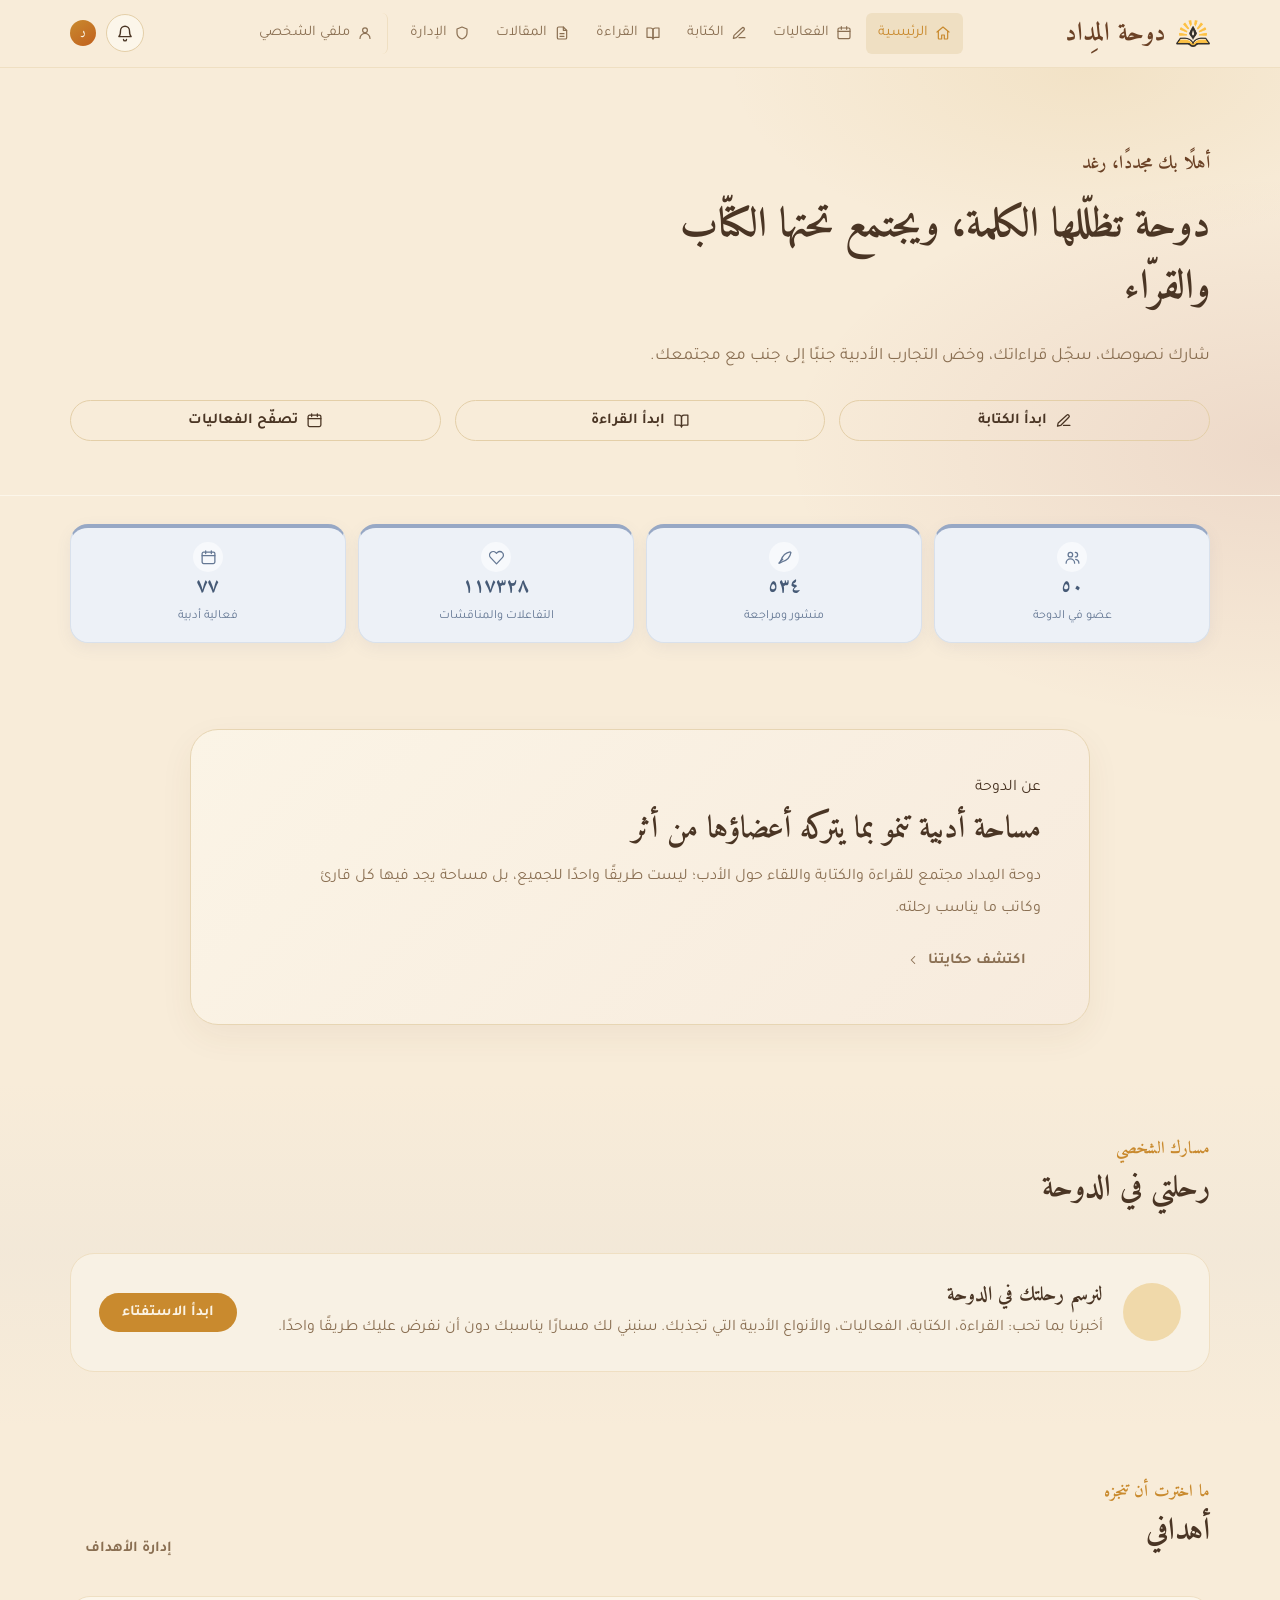
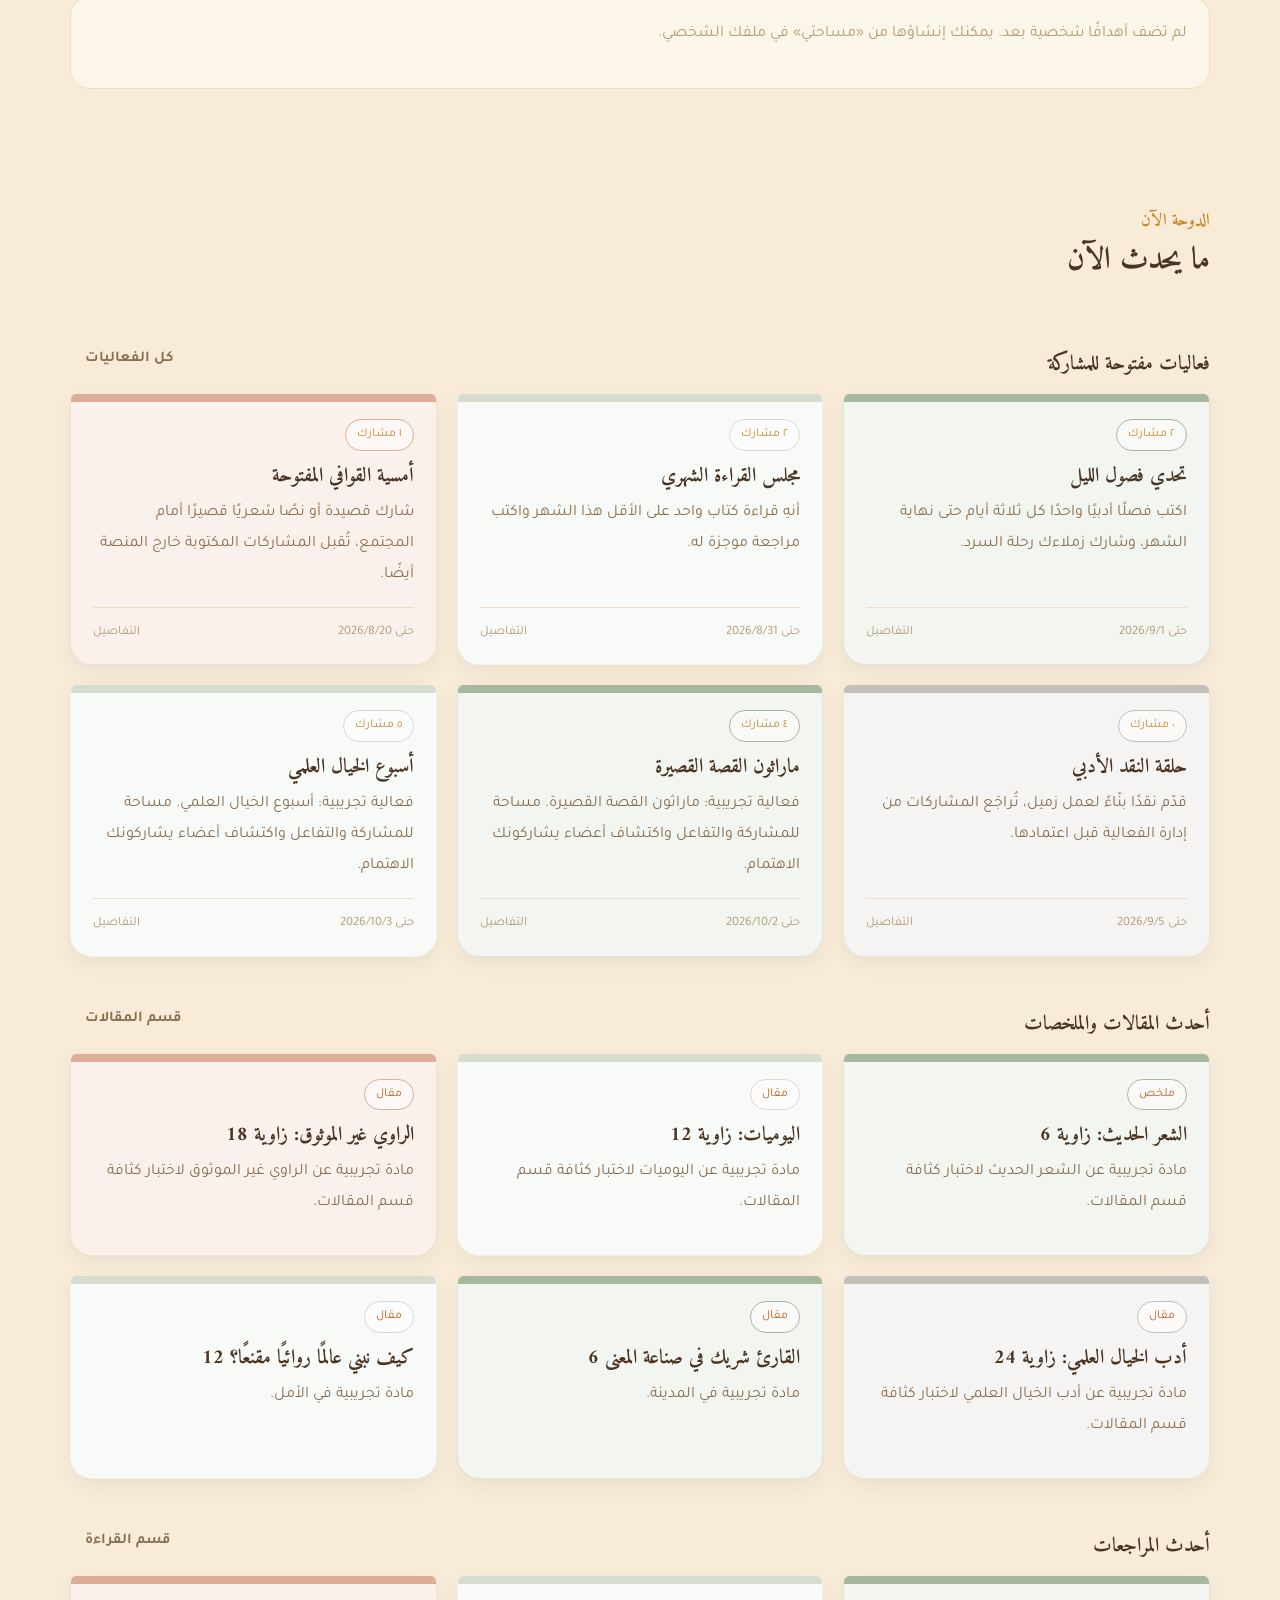
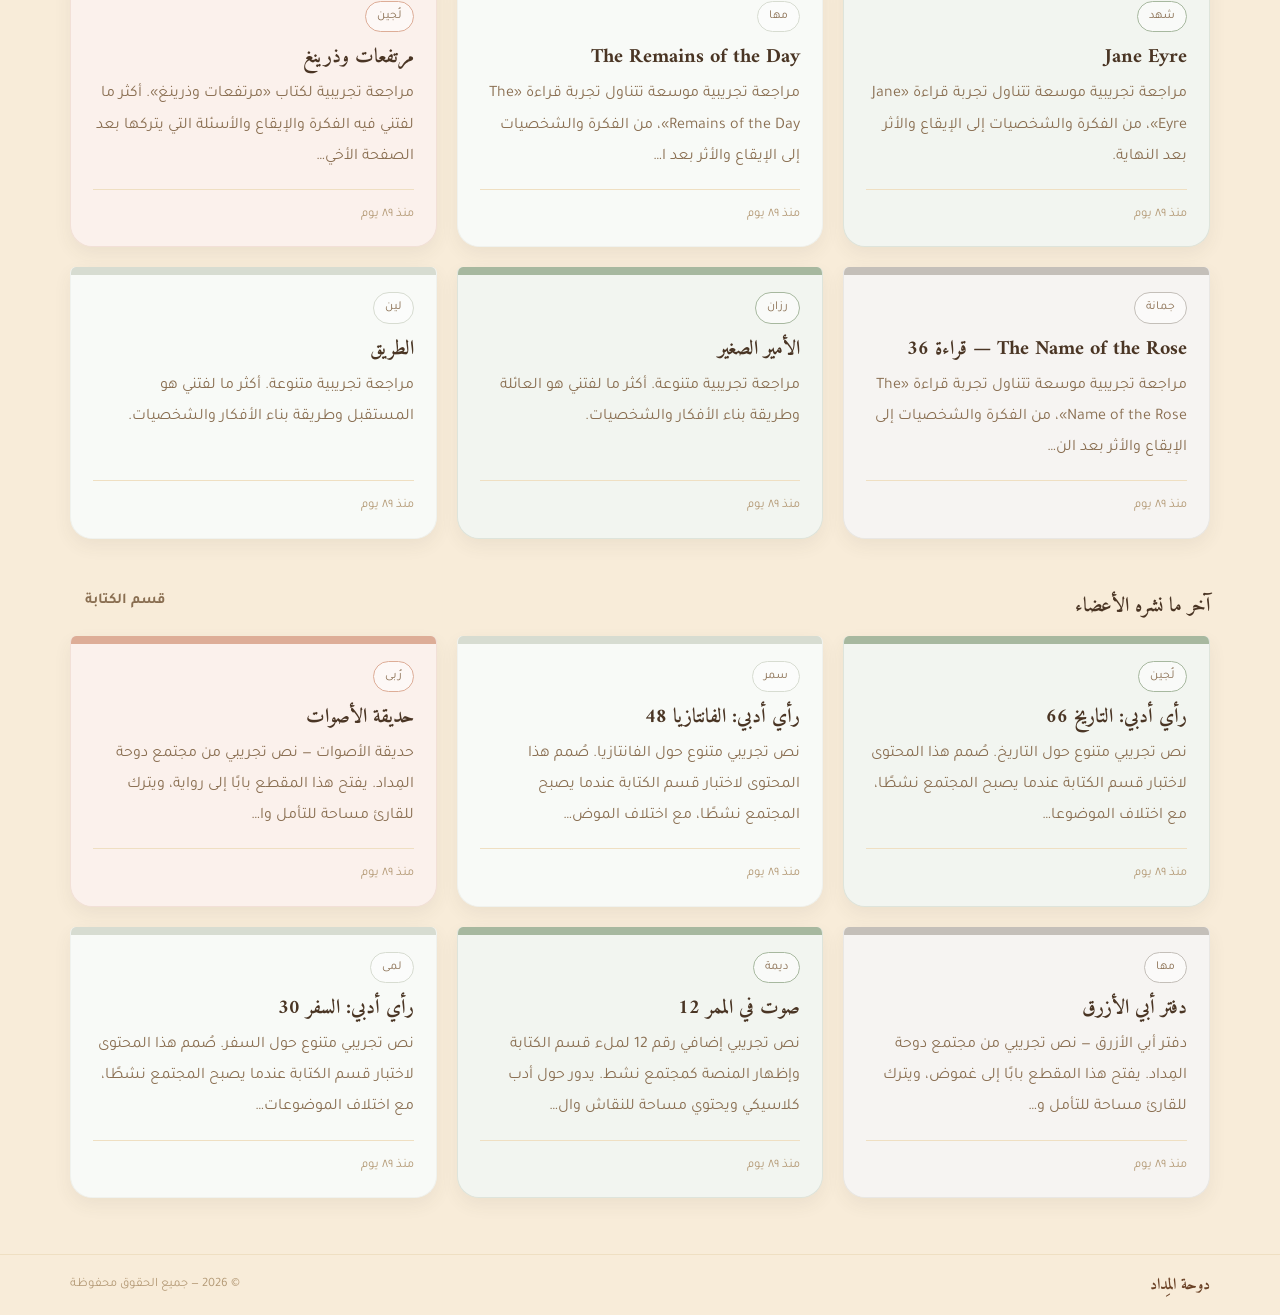
<file: index.html>
<!DOCTYPE html>
<html lang="ar" dir="rtl">
<head>
<meta charset="UTF-8">
<meta name="viewport" content="width=device-width, initial-scale=1.0">
<title>دوحة المِداد — منصة المجتمع الأدبي</title>
<meta name="description" content="دوحة المِداد: منصة تفاعلية للكتّاب والقرّاء — فعاليات أدبية، شعلة حماسة، أوسمة، ولوحة متصدرين.">

<link rel="preconnect" href="https://fonts.googleapis.com">
<link rel="preconnect" href="https://fonts.gstatic.com" crossorigin>
<link href="https://fonts.googleapis.com/css2?family=Aref+Ruqaa+Ink:wght@400;700&family=Noto+Naskh+Arabic:wght@500;600;700&family=Amiri:wght@400;700&family=Tajawal:wght@300;400;500;700;800&display=swap" rel="stylesheet">

<link rel="icon" type="image/png" sizes="192x192" href="img/icon-192.png?v=35">
<link rel="apple-touch-icon" sizes="180x180" href="img/apple-touch-icon.png?v=35">
<link rel="manifest" href="manifest.webmanifest?v=35">
<meta name="theme-color" content="#F6E7CF">

<link rel="stylesheet" href="css/main.css?v=21">
<link rel="stylesheet" href="css/components.css?v=24">
  <link rel="stylesheet" href="css/pages.css?v=60">
</head>
<body>

<div id="ink-drop-loader" aria-hidden="true"><span></span></div>

<div id="app-header"></div>

<main id="app-root" tabindex="-1"></main>

<div id="app-footer"></div>

<div id="modal-root"></div>
<div id="toast-root" class="toast-root" aria-live="polite"></div>

  <script type="module" src="js/app.js?v=69"></script>
</body>
</html>
</file>
<file: css/main.css>
/* =========================================================
   دوحة المداد — main.css
   التصميم الأساسي: الألوان، الخطوط، الشبكة، التجاوب
   ========================================================= */

:root{
  /* -- لوحة الألوان: دوحة دافئة (كريمي، بنّي، ذهبي) --
     أسماء المتغيرات (ink/paper/gold...) أُبقيت كما هي لتفادي
     إعادة كتابة كل ملفات CSS/JS، لكن قيمها الآن تمثّل الهوية
     الدافئة الجديدة بدل هوية الحبر الداكن السابقة. */
  --ink-950:#FBF3E4;   /* خلفية الصفحة (الأفتح) */
  --ink-900:#F8ECD9;   /* خلفية عامة */
  --ink-800:#FCF6EA;   /* خلفية البطاقات */
  --ink-700:#EFDFC2;   /* حدود وفواصل */
  --ink-600:#E4CFA8;   /* حدود أغمق قليلاً */
  --ink-500:#C9A96F;   /* عناصر ثانوية */

  --paper:#4A3524;      /* النص الأساسي (بنّي غامق) */
  --paper-dim:#8A6F52;   /* نص ثانوي */
  --paper-faint:#B49A76;  /* نص خافت */

  --gold:#C98A2E;
  --gold-soft:#A9782F;
  --ember:#C1601E;
  --ember-soft:#8F4A1D;
  --wine:#8C3B2F;
  --sage:#71875A;

  --radius-sm:6px;
  --radius-md:12px;
  --radius-lg:20px;

  --shadow-1:0 2px 10px rgba(74,53,36,.10);
  --shadow-2:0 14px 34px rgba(74,53,36,.16);

  --font-display:"Noto Naskh Arabic", serif;
  --font-brand:"Amiri", "Noto Naskh Arabic", serif;
  --font-logo:"Aref Ruqaa Ink", "Amiri", serif;
  --font-accent:"Amiri", "Noto Naskh Arabic", serif;
  --font-body:"Tajawal", sans-serif;

  --header-h:68px;
  --container:1180px;

  /* -- ألوان تمييز إضافية مستوحاة من لوحات دافئة (بدرجة خفيفة، لبطاقات الإحصائيات وأشرطة الفعاليات) -- */
  --accent-olive:#B7B190;
  --accent-tan:#D3AA88;
  --accent-rust:#C68D7E;
  --accent-slate:#A9B7B7;
  --olive-light:#F7F4EC;
  --olive-mid:#EAE3D0;
  --olive-deep:#9B9376;
  --sky-light:#EEF8FD;
  --sky-mid:#D4EAF5;
  --sky-deep:#8DB8D0;

  color-scheme: light;
}

*,*::before,*::after{ box-sizing:border-box; }

html{ scroll-behavior:smooth; }

body{
  margin:0;
  min-height:100vh;
  background:
    radial-gradient(1200px 600px at 15% -10%, rgba(200,155,60,.08), transparent 60%),
    radial-gradient(900px 500px at 100% 10%, rgba(140,47,57,.10), transparent 55%),
    var(--ink-900);
  color:var(--paper);
  font-family:var(--font-body);
  font-weight:400;
  line-height:1.75;
  -webkit-font-smoothing:antialiased;
}

h1,h2,h3,h4{
  font-family:var(--font-display);
  color:var(--paper);
  margin:0 0 .5em;
  line-height:1.35;
  font-weight:700;
  display:flex; align-items:center; gap:10px;
}
h1,h2,h3{ font-family:"Amiri", "Noto Naskh Arabic", serif !important; }
h1,h2{ font-weight:700 !important; }
h1{ font-size:clamp(1.9rem, 3.2vw, 2.9rem); }
h2{ font-size:clamp(1.5rem, 2.4vw, 2.1rem); }
h3{ font-size:1.25rem; }
h3{ display:block; }
.heading-icon{ color:var(--gold); flex-shrink:0; }
p{ margin:0 0 1em; color:var(--paper-dim); line-height:1.95; }

a{ color:var(--gold); text-decoration:none; }
a:hover{ color:var(--paper); }

ul{ margin:0; padding:0; list-style:none; }

img{ max-width:100%; display:block; }

button{ font-family:inherit; }

/* -- إتاحة الوصول: تركيز لوحة المفاتيح -- */
:focus-visible{
  outline:2px solid var(--gold);
  outline-offset:3px;
  border-radius:4px;
}

@media (prefers-reduced-motion: reduce){
  *,*::before,*::after{
    animation-duration:.001ms !important;
    animation-iteration-count:1 !important;
    transition-duration:.001ms !important;
    scroll-behavior:auto !important;
  }
}

/* -- الحاوية العامة -- */
.container{
  width:100%;
  max-width:var(--container);
  margin:0 auto;
  padding:0 20px;
}

.section{ padding:56px 0; }
.section--tight{ padding:32px 0; }

.section-head{
  display:flex;
  align-items:flex-end;
  justify-content:space-between;
  gap:16px;
  margin-bottom:28px;
  flex-wrap:wrap;
}
.section-head .eyebrow{
  display:block;
  font-family:var(--font-accent);
  font-weight:600;
  color:var(--gold);
  font-size:1.05rem;
  letter-spacing:.01em;
  margin-bottom:4px;
}

.text-center{ text-align:center; }
.text-muted{ color:var(--paper-faint); }

/* -- شعلة تحميل الحبر -- */
#ink-drop-loader{
  position:fixed; inset:0; z-index:9999;
  background:var(--ink-900);
  display:flex; align-items:center; justify-content:center;
  transition:opacity .5s ease, visibility .5s ease;
}
#ink-drop-loader span{
  width:14px; height:14px; border-radius:50%;
  background:var(--gold);
  box-shadow:0 0 24px 6px rgba(200,155,60,.5);
  animation:ink-pulse 1.1s ease-in-out infinite;
}
@keyframes ink-pulse{
  0%,100%{ transform:scale(1); opacity:.6; }
  50%{ transform:scale(2.6); opacity:1; }
}
#ink-drop-loader.hidden{ opacity:0; visibility:hidden; pointer-events:none; }

/* -- المحتوى الرئيسي -- */
#app-root{ min-height:60vh; display:block; }
#app-root:focus{ outline:none; }

/* -- شريط التمرير -- */
::-webkit-scrollbar{ width:10px; }
::-webkit-scrollbar-track{ background:var(--ink-900); }
::-webkit-scrollbar-thumb{ background:var(--ink-600); border-radius:10px; }

/* -- خريطة بقع الحبر (Heatmap) -- التوقيع البصري للمنصة -- */
.ink-heatmap{
  display:grid;
  grid-template-columns:repeat(auto-fill, 13px);
  gap:4px;
  direction:ltr;
}
.ink-heatmap__cell{
  width:13px; height:13px; border-radius:3px;
  background:var(--ink-600);
  transition:transform .15s ease;
}
.ink-heatmap__cell[data-level="1"]{ background:rgba(200,155,60,.28); }
.ink-heatmap__cell[data-level="2"]{ background:rgba(200,155,60,.52); }
.ink-heatmap__cell[data-level="3"]{ background:rgba(200,155,60,.76); }
.ink-heatmap__cell[data-level="4"]{ background:var(--gold); box-shadow:0 0 6px rgba(200,155,60,.6); }
.ink-heatmap__cell:hover{ transform:scale(1.4); }

/* -- خط فاصل مزخرف -- */
.divider{
  height:1px;
  background:linear-gradient(90deg, transparent, var(--ink-600) 20%, var(--ink-600) 80%, transparent);
  margin:40px 0;
  border:0;
}

@media (max-width:720px){
  .section{ padding:36px 0; }
}
</file>
<file: css/components.css>
/* =========================================================
   دوحة المداد — components.css
   الأزرار، البطاقات، النوافذ المنبثقة، الرأس والتذييل
   ========================================================= */
.btn.is-saving{ pointer-events:none; opacity:.68; cursor:wait; }
.btn.is-saving::after{
  content:"";
  width:30px; height:14px; display:inline-block;
  background:
    radial-gradient(circle,currentColor 0 3px,transparent 3.5px) 1px 7px/8px 8px no-repeat,
    radial-gradient(circle,currentColor 0 3px,transparent 3.5px) 11px 7px/8px 8px no-repeat,
    radial-gradient(circle,currentColor 0 3px,transparent 3.5px) 21px 7px/8px 8px no-repeat;
  animation:loading-wave 1.05s ease-in-out infinite;
}
@keyframes loading-wave{
  0%,100%{ background-position:1px 7px,11px 7px,21px 7px; }
  16%{ background-position:1px 1px,11px 7px,21px 7px; }
  33%{ background-position:1px 4px,11px 1px,21px 7px; }
  50%{ background-position:1px 7px,11px 4px,21px 1px; }
  66%{ background-position:1px 7px,11px 7px,21px 4px; }
}

/* ---------- الرأس / شريط التنقل ---------- */
#app-header{ min-height:var(--header-h); }
.site-header{
  position:sticky; top:0; z-index:500;
  height:var(--header-h);
  display:flex; align-items:center;
  background:var(--ink-900);
  border-bottom:1px solid var(--ink-700);
}
.site-header__inner{
  width:100%; max-width:var(--container); margin:0 auto; padding:0 20px;
  display:flex; align-items:center; justify-content:space-between; gap:16px;
}
.brand{
  display:flex; align-items:center; gap:10px;
  font-family:"Amiri", "Noto Naskh Arabic", serif; font-weight:700; font-size:1.62rem; color:#6B4226 !important;
  background:none !important; -webkit-text-fill-color:#6B4226; text-shadow:none;
}
.brand__mark{ width:34px; height:auto; display:block; }
.brand:hover{ color:#4A2D1B !important; -webkit-text-fill-color:#4A2D1B; }

.site-nav{ display:flex; align-items:center; gap:2px; }
.site-nav a{
  display:flex; align-items:center; gap:7px;
  color:var(--paper-dim); font-size:.92rem; padding:8px 12px;
  border-radius:var(--radius-sm); transition:background .15s, color .15s;
  white-space:nowrap;
}
.site-nav a .icon{ flex-shrink:0; }
.site-nav a:hover{ background:var(--ink-700); color:var(--paper); }
.site-nav a.is-active{ color:var(--gold); background:var(--ink-700); }
.site-nav a.site-nav__profile-link{
  margin-inline-start:8px; padding-inline-start:14px;
  border-inline-start:1px solid var(--ink-700);
}

.header-actions{ display:flex; align-items:center; gap:10px; }

.icon-btn{
  position:relative;
  width:38px; height:38px; border-radius:50%;
  border:1px solid var(--ink-600); background:var(--ink-800); color:var(--paper);
  display:flex; align-items:center; justify-content:center; cursor:pointer;
  transition:border-color .15s, transform .15s;
}
.icon-btn:hover{ border-color:var(--gold); transform:translateY(-1px); }
.icon-btn__dot{
  position:absolute; top:-2px; left:-2px;
  width:9px; height:9px; border-radius:50%;
  background:var(--ember); border:2px solid var(--ink-900);
}

.header-profile{ display:flex; align-items:center; gap:8px; cursor:pointer; }
.avatar{
  width:36px; height:36px; border-radius:50%;
  background:linear-gradient(145deg, var(--gold), var(--ember));
  display:flex; align-items:center; justify-content:center;
  font-family:var(--font-display); font-weight:700; color:var(--ink-950);
  flex-shrink:0; overflow:hidden;
  font-size:.95rem;
}
.avatar img{ width:100%; height:100%; object-fit:cover; transform-origin:center; transition:transform .18s ease; }
.avatar--lg{ width:76px; height:76px; font-size:1.6rem; }
.avatar--sm{ width:26px; height:26px; font-size:.72rem; }

.avatar-edit-upload{ position:relative; display:inline-block; cursor:pointer; }
.avatar-edit-upload__badge{
  position:absolute; bottom:0; left:0; width:26px; height:26px; border-radius:50%;
  background:var(--gold); color:#fff; display:flex; align-items:center; justify-content:center;
  border:2px solid var(--ink-800);
}

.icon{ display:inline-block; vertical-align:middle; }

/* -- عند الشاشات الأضيق: صف أيقونات مباشرة بلا نص وبلا زر تبديل -- */
@media (max-width:960px){
  .site-header__inner{ gap:8px; }
  .site-nav{ gap:0; }
  .site-nav a{ padding:9px; }
  .site-nav a span{ display:none; }
  .site-nav a.site-nav__profile-link{ margin-inline-start:4px; padding-inline-start:9px; }
}
@media (max-width:560px){
  .site-nav{ overflow-x:auto; -webkit-overflow-scrolling:touch; }
}


/* ---------- التذييل ---------- */
.site-footer--slim{
  border-top:1px solid var(--ink-700);
  padding:16px 0;
  color:var(--paper-faint);
}
.site-footer__row{
  display:flex; align-items:center; justify-content:space-between; gap:12px; flex-wrap:wrap;
  font-size:.8rem;
}
.brand--sm{ font-size:1rem; font-weight:700; }

/* ---------- الأزرار ---------- */
.btn{
  display:inline-flex; align-items:center; justify-content:center; gap:8px;
  padding:11px 22px; border-radius:999px; border:1px solid transparent;
  font-size:.94rem; font-weight:700; cursor:pointer;
  transition:transform .15s ease, box-shadow .15s ease, background .15s ease, border-color .15s ease;
  line-height:1;
}
.btn:active{ transform:translateY(1px); }
.btn-primary{ background:var(--gold); color:var(--ink-950); }
.btn-primary:hover{ box-shadow:0 8px 24px rgba(200,155,60,.35); }
.btn-outline{ background:transparent; border-color:var(--ink-600); color:var(--paper); }
.btn-outline:hover{ border-color:var(--gold); color:var(--gold); }
.btn-ghost{ background:transparent; color:var(--paper-dim); padding:11px 14px; }
.btn-ghost:hover{ color:var(--paper); }
.btn-danger{ background:transparent; border-color:var(--wine); color:var(--wine); }
.btn-danger:hover{ background:var(--wine); color:var(--paper); }
.btn-sm{ padding:7px 15px; font-size:.82rem; }
.btn-block{ width:100%; }
.btn[disabled]{ opacity:.5; cursor:not-allowed; }

/* ---------- البطاقات ---------- */
.card{
  background:var(--ink-800);
  border:1px solid var(--ink-700);
  border-radius:var(--radius-lg);
  padding:22px;
  transition:border-color .2s ease, transform .2s ease;
}
.card--hover:hover{ border-color:var(--gold-soft); transform:translateY(-3px); }
.card--flat{ background:transparent; border:1px dashed var(--ink-600); }

.grid{ display:grid; gap:20px; }
.grid-3{ grid-template-columns:repeat(3, 1fr); }
.grid-2{ grid-template-columns:repeat(2, 1fr); }
.grid-4{ grid-template-columns:repeat(4, 1fr); }
@media (max-width:960px){ .grid-3,.grid-4{ grid-template-columns:repeat(2,1fr); } }
@media (max-width:620px){ .grid-2,.grid-3,.grid-4{ grid-template-columns:1fr; } }

.badge-pill{
  display:inline-flex; align-items:center; gap:6px;
  background:var(--ink-700); color:var(--paper-dim);
  font-size:.76rem; padding:4px 11px; border-radius:999px;
  border:1px solid var(--ink-600);
}
.badge-pill--gold{ color:var(--gold); border-color:var(--gold-soft); }
.badge-pill--ember{ color:var(--ember); border-color:var(--ember-soft); }
.badge-pill--sage{ color:var(--sage); border-color:var(--sage); }

/* ---------- بطاقة الوسام ---------- */
.badge-card{
  text-align:center; padding:20px 14px; cursor:pointer;
  position:relative;
}
.badge-card__icon{
  width:64px; height:64px; margin:0 auto 12px;
  border-radius:50%; display:flex; align-items:center; justify-content:center;
  background:radial-gradient(circle, rgba(201,138,46,.16), transparent 70%);
  border:1px solid var(--gold-soft);
  color:var(--gold);
}
.badge-card.is-unlocked .badge-card__icon{
  background:linear-gradient(150deg, #FCEAC0, #E9BE68 55%, #C98A2E);
  border-color:#E9BE68;
  color:#5B3E0F;
  box-shadow:0 4px 14px rgba(201,138,46,.35), inset 0 1px 0 rgba(255,255,255,.6);
  position:relative;
}
.badge-card.is-unlocked .badge-card__icon::before{
  content:"";
  position:absolute; inset:-6px;
  border-radius:50%;
  background:radial-gradient(circle, rgba(233,190,104,.45), transparent 70%);
  animation:none;
  pointer-events:none;
}
@keyframes badge-sparkle{
  0%,100%{ opacity:.5; transform:scale(1); }
  50%{ opacity:1; transform:scale(1.12); }
}
.badge-card.is-locked .badge-card__icon{ color:var(--paper-faint); border-color:var(--ink-600); background:var(--ink-700); }
.badge-card.is-locked{ opacity:.68; }
.badge-card__name{ font-family:var(--font-display); font-size:1.02rem; margin-bottom:4px; }
.badge-card__desc{ font-size:.8rem; color:var(--paper-faint); }
.badge-detail-preview{ width:126px; height:126px; margin:8px auto 22px; border-radius:50%; display:grid; place-items:center; color:var(--badge-color); border:5px double var(--badge-color); background:color-mix(in srgb,var(--badge-color) 18%,#fff); box-shadow:0 0 0 4px color-mix(in srgb,var(--badge-color) 35%,#fff),0 0 0 7px var(--badge-color),0 8px 25px rgba(74,53,36,.2); }
.badge-detail-preview > div{ width:92px; height:92px; border-radius:50%; display:grid; place-items:center; overflow:hidden; }
.badge-detail-preview img{ width:100%; height:100%; object-fit:cover; }

/* ---------- النوافذ المنبثقة (Modals) ---------- */
.modal-overlay{
  position:fixed; inset:0; z-index:1000;
  background:rgba(74,53,36,.45);
  display:flex; align-items:center; justify-content:center;
  padding:20px;
  animation:fade-in .18s ease;
}
@keyframes fade-in{ from{ opacity:0; } to{ opacity:1; } }
.modal-box{
  width:100%; max-width:520px;
  background:var(--ink-800);
  border:1px solid var(--ink-600);
  border-radius:var(--radius-lg);
  box-shadow:var(--shadow-2);
  padding:26px;
  max-height:88vh; overflow-y:auto;
  animation:modal-in .22s ease;
}
@keyframes modal-in{
  from{ opacity:0; transform:translateY(14px) scale(.98); }
  to{ opacity:1; transform:translateY(0) scale(1); }
}
.modal-box__head{
  display:flex; align-items:flex-start; justify-content:space-between; gap:10px;
  margin-bottom:14px;
}
.modal-close{
  background:none; border:0; color:var(--paper-faint); font-size:1.3rem; cursor:pointer;
  line-height:1; padding:4px;
}
.modal-close:hover{ color:var(--paper); }

/* ---------- عناصر النماذج ---------- */
.field{ margin-bottom:16px; }
.field label{ display:block; font-size:.85rem; color:var(--paper-dim); margin-bottom:6px; }
.field input,.field textarea,.field select{
  width:100%; background:var(--ink-900); border:1px solid var(--ink-600);
  color:var(--paper); border-radius:var(--radius-sm); padding:10px 12px;
  font-family:inherit; font-size:.94rem;
}
.field textarea{ resize:vertical; min-height:100px; }
.field input:focus,.field textarea:focus,.field select:focus{ border-color:var(--gold); }

/* ---------- محرر قص الصور ---------- */
.crop-editor{ position:fixed; inset:0; z-index:1200; display:grid; place-items:center; padding:18px; background:rgba(45,32,23,.72); }
.crop-editor__panel{ width:min(720px,96vw); max-height:94vh; overflow:auto; background:var(--ink-800); border:1px solid var(--ink-600); border-radius:var(--radius-lg); padding:18px; box-shadow:var(--shadow-2); }
.crop-editor__head,.crop-editor__actions{ display:flex; align-items:center; justify-content:space-between; gap:12px; }
.crop-editor__head button{ border:0; background:none; color:var(--paper); font-size:1.6rem; cursor:pointer; }
.crop-editor__templates{ display:grid; grid-template-columns:repeat(4,1fr); gap:8px; margin:10px 0 14px; }
.crop-editor__templates button{ padding:9px 6px; border:1px solid var(--ink-600); border-radius:999px; background:var(--ink-900); color:var(--paper-dim); cursor:pointer; }
.crop-editor__templates button.is-active{ background:var(--gold); border-color:var(--gold); color:#fff; font-weight:700; }
.crop-editor__frame{ position:relative; margin:12px 0 16px; overflow:hidden; border:3px solid #fff; border-radius:10px; box-shadow:0 0 0 1px var(--gold-soft); background:#ddd; }
.crop-editor__frame::before,.crop-editor__frame::after{ content:""; position:absolute; inset:10px; pointer-events:none; border:1px dashed rgba(255,255,255,.72); }
.crop-editor__frame canvas{ width:100%; height:auto; display:block; }
.crop-editor__frame canvas{ touch-action:none; cursor:grab; user-select:none; -webkit-user-select:none; }
.crop-editor__frame canvas:active{ cursor:grabbing; }
.crop-editor__gesture-hint{ margin:-5px 0 15px; text-align:center; color:var(--paper-dim); font-size:.84rem; }
.crop-editor__actions{ justify-content:flex-end; }
@media (max-width:520px){ .crop-editor__templates{ grid-template-columns:repeat(2,1fr); } }
.field-hint{ font-size:.76rem; color:var(--paper-faint); margin-top:4px; }

/* ---------- التنبيهات (Toast) ---------- */
.toast-root{
  position:fixed; bottom:20px; left:50%; transform:translateX(-50%);
  z-index:2000; display:flex; flex-direction:column; gap:8px; align-items:center;
  pointer-events:none;
}
.toast{
  background:var(--ink-800); border:1px solid var(--gold-soft); color:var(--paper);
  padding:11px 20px; border-radius:999px; font-size:.88rem;
  box-shadow:var(--shadow-1);
  animation:toast-in .25s ease;
}
@keyframes toast-in{ from{ opacity:0; transform:translateY(10px); } to{ opacity:1; transform:translateY(0); } }

/* ---------- شريط تقدّم ---------- */
.progress{ height:8px; border-radius:999px; background:var(--ink-700); overflow:hidden; }
.progress__bar{ height:100%; background:linear-gradient(90deg, var(--ember), var(--gold)); border-radius:999px; transition:width .4s ease; }

/* ---------- تبويبات ---------- */
.tabs{ display:flex; gap:6px; border-bottom:1px solid var(--ink-700); margin-bottom:22px; overflow-x:auto; }
.tabs button{
  background:none; border:0; color:var(--paper-faint); padding:10px 16px;
  cursor:pointer; font-size:.92rem; border-bottom:2px solid transparent; white-space:nowrap;
}
.tabs button.is-active{ color:var(--gold); border-color:var(--gold); }

/* ---------- حالة فارغة ---------- */
.empty-state{ text-align:center; padding:50px 20px; color:var(--paper-faint); }
.empty-state__icon{ font-size:2.2rem; margin-bottom:10px; }
</file>
<file: css/pages.css>
/* =========================================================
   دوحة المداد — pages.css
   تنسيقات مخصّصة لكل صفحة
   ========================================================= */

/* ---------- الصفحة الرئيسية ---------- */
.hero{
  position:relative;
  padding:90px 0 70px;
  overflow:hidden;
  border-bottom:1px solid var(--ink-800);
}
.hero::before{
  content:"";
  position:absolute; inset:0;
  background:radial-gradient(600px 300px at 85% 0%, rgba(200,155,60,.12), transparent 60%);
  pointer-events:none;
}
.hero__eyebrow{ display:block; font-family:var(--font-accent); font-weight:600; color:#6B4226; font-size:1.15rem; letter-spacing:.02em; margin-bottom:6px; transform:translateY(-10px); }
.hero__title{ max-width:620px; font-family:var(--font-brand); font-weight:700; line-height:1.5; }
.hero__lede{ max-width:560px; font-size:1.08rem; line-height:2; }
.hero__cta{ display:flex; gap:14px; margin-top:26px; flex-wrap:wrap; }
.hero__cta .btn{ flex:1; min-width:170px; justify-content:center; }
.hero__grid{ display:block; }
.hero__copy{ width:100%; min-width:0; }
.hero__stats-grid{ margin-top:44px; grid-template-columns:repeat(3,minmax(0,1fr)); gap:12px; }
.hero__stat b{ display:block; font-family:var(--font-display); font-size:1.7rem; color:var(--gold); }
.hero__stat span{ font-size:.82rem; color:var(--paper-faint); }

.annual-goals-card{ margin-top:26px; }
.goal-row{ margin-bottom:14px; }
.goal-row:last-child{ margin-bottom:0; }
.goal-row__labels{ display:flex; justify-content:space-between; font-size:.85rem; color:var(--paper-dim); margin-bottom:5px; }
.home-personal-goals__head{ display:flex; align-items:center; justify-content:space-between; gap:14px; margin-bottom:14px; }
.home-personal-goals__head h3{ margin:2px 0 0; }
.home-personal-goals__grid{ display:grid; grid-template-columns:repeat(2,minmax(0,1fr)); gap:10px; }
.home-personal-goal{ padding:12px 13px; background:#FCF5DF; border-inline-start:3px solid #D8AE4B; border-radius:var(--radius-sm); }
.home-personal-goal b,.home-personal-goal span{ display:block; }
.home-personal-goal span{ margin-top:2px; color:var(--paper-dim); font-size:.84rem; }
.home-personal-goal__progress{ height:7px; margin-top:10px; overflow:hidden; border-radius:999px; background:#EADDB8; }
.home-personal-goal__progress i{ display:block; height:100%; border-radius:inherit; background:linear-gradient(90deg,#B98222,#D9AD47); }
.home-personal-goal small{ color:#9A762F; font-size:.7rem; }
@media (max-width:620px){ .home-personal-goals__grid{ grid-template-columns:1fr; } .home-personal-goals__head{ align-items:flex-start; } }

@media (max-width:820px){
  .hero__copy{ width:100%; }
}

.highlight-card{ display:flex; flex-direction:column; height:100%; }
.highlight-card__meta{ display:flex; gap:8px; margin-bottom:12px; }
.highlight-card__title{ margin-bottom:8px; }
.highlight-card__foot{
  margin-top:auto; padding-top:14px; display:flex; align-items:center; justify-content:space-between;
  font-size:.8rem; color:var(--paper-faint); border-top:1px solid var(--ink-700);
}

/* -- آخر المستحدثات: بطاقات ذات زاوية مطوية وشارة لونية علوية -- */
.home-update-card{
  position:relative; overflow:hidden; min-height:190px; padding:25px 22px 20px;
  border:1px solid color-mix(in srgb,var(--update-accent) 38%,#fff); border-block-start:0;
  border-radius:6px 6px 22px 22px; background:var(--update-bg); box-shadow:0 7px 18px rgba(65,70,62,.07);
}
.home-update-card::before{ content:""; position:absolute; inset-block-start:0; inset-inline:0; height:8px; background:var(--update-accent); }
.home-update-card:nth-child(4n+1){ --update-accent:#A7B89F; --update-bg:#F2F5F0; }
.home-update-card:nth-child(4n+2){ --update-accent:#D7DCD1; --update-bg:#F8FAF7; }
.home-update-card:nth-child(4n+3){ --update-accent:#DDAD97; --update-bg:#FBF1EC; }
.home-update-card:nth-child(4n+4){ --update-accent:#C4BFB9; --update-bg:#F6F4F2; }
.home-update-card:hover{ border-color:var(--update-accent); box-shadow:0 10px 24px color-mix(in srgb,var(--update-accent) 24%,transparent); }
.home-update-card .badge-pill{ background:rgba(255,255,255,.55); border-color:var(--update-accent); }

/* ---------- بطاقات إحصائية عامة (مُستخدمة في الرئيسية، الإحصائيات، بطاقة العضو) ---------- */
.stats-grid{ margin-bottom:34px; }
.stat-box{ text-align:center; padding:20px 12px; border-inline-start:3px solid var(--gold-soft); }
.stat-box__icon{ display:inline-flex; color:var(--gold); margin-bottom:6px; }
.stat-box b{ display:block; font-family:var(--font-display); font-size:1.6rem; color:var(--paper); }
.stat-box span{ font-size:.78rem; color:var(--paper-faint); }
.stats-grid .stat-box:nth-child(4n+1){ border-inline-start-color:var(--accent-olive); }
.stats-grid .stat-box:nth-child(4n+2){ border-inline-start-color:var(--accent-tan); }
.stats-grid .stat-box:nth-child(4n+3){ border-inline-start-color:var(--accent-rust); }
.stats-grid .stat-box:nth-child(4n+4){ border-inline-start-color:var(--accent-slate); }

/* -- بطاقات الإحصائيات العامة (صفحة الإحصائيات): حافة + خلفية فاتحة جداً قريبة من الأبيض -- */
.stats-grid--stats .stat-box:nth-child(5n+1){ border-inline-start-color:#7A9CB3; background:#EEF2F5; }
.stats-grid--stats .stat-box:nth-child(5n+2){ border-inline-start-color:#AD7556; background:#F8F0EA; }
.stats-grid--stats .stat-box:nth-child(5n+3){ border-inline-start-color:#D2A44E; background:#FCF6EA; }
.stats-grid--stats .stat-box:nth-child(5n+4){ border-inline-start-color:#86A06B; background:#F2F6EE; }
.stats-grid--stats .stat-box:nth-child(5n+5){ border-inline-start-color:#53443D; background:#EFEBE9; }
.stats-grid--stats .stat-box b,
.stats-grid--stats .stat-box span{ color:#4A3524; }
.stats-grid--stats .stat-box__icon{ color:#4A3524; opacity:.75; }

/* -- بطاقات إحصائيات الصفحة الرئيسية: سماوي فاتح -- */
.stat-box--sky{ border-inline-start-color:var(--sky-deep); background:var(--sky-light); }
.stat-box--sky b{ color:#496A7C; }
.stat-box--sky span{ color:#6F91A3; }
.stat-box--sky .stat-box__icon{ color:var(--sky-deep); }

/* -- بطاقات الرئيسية المصغّرة: درجة فاتحة من Winkle #97A8C5 -- */
.hero__stats-grid .stat-box--winkle{
  min-width:0; padding:14px 10px 12px; border:1px solid #D9E1EC; border-top:4px solid #97A8C5;
  border-radius:18px; background:#EDF1F7; box-shadow:0 5px 16px rgba(83,104,137,.08);
}
.stat-box--winkle .stat-box__icon{ width:30px; height:30px; display:grid; place-items:center; margin:0 auto 3px; border-radius:50%; color:#657894; background:#F7F9FC; }
.stat-box--winkle b{ color:#465A76; font-size:1.35rem; line-height:1.25; }
.stat-box--winkle span{ color:#657894; }
@media (max-width:620px){
  .hero__stats-grid{ gap:7px; margin-top:30px; }
  .hero__stats-grid .stat-box--winkle{ padding:10px 4px 9px; border-radius:14px; }
  .stat-box--winkle .stat-box__icon{ width:26px; height:26px; }
  .stat-box--winkle b{ font-size:1.12rem; }
  .stat-box--winkle span{ display:block; font-size:.66rem; line-height:1.45; }
}

/* ---------- صفحة البروفايل ---------- */
.container--narrow{ max-width:820px; }

/* -- الترويسة العلوية: بلا بطاقة خلفية، كل شيء متمركز -- */
.profile-head-v2{
  display:flex; flex-direction:column; align-items:center; text-align:center;
  padding:20px 24px 30px; margin-bottom:10px;
}
.avatar--xl{ width:104px; height:104px; font-size:2rem; margin-bottom:14px; }
.profile-head-v2__name-row{ display:flex; align-items:center; gap:9px; }
.profile-head-v2__name{ margin:0; }
.profile-head-v2__handle{ color:var(--paper-faint); font-size:.92rem; margin-top:4px; }
.profile-head-v2__progress{ width:100%; max-width:280px; margin-top:20px; }
.profile-head-v2__progress-label{ font-size:.85rem; color:var(--paper-dim); margin-bottom:6px; }
.progress--wide{ height:9px; }
.profile-head-v2 > .btn{ margin-top:20px; }

/* -- بطاقة النبذة: نص + خط فاصل + إحصائيات مصغّرة -- */
.profile-bio-card{ margin-bottom:30px; }
.profile-bio-card__head{ display:flex; align-items:center; gap:8px; font-family:var(--font-display); font-weight:700; margin-bottom:16px; }
.profile-bio-card__body{ display:flex; gap:24px; flex-wrap:wrap; align-items:flex-start; }
.profile-bio-card__text{ flex:1.2; min-width:180px; }
.profile-bio-card__text p{ margin:0 0 10px; font-size:.92rem; }
.profile-bio-card__divider{ width:1px; align-self:stretch; background:var(--ink-700); }
.profile-bio-card__stats{ flex:1; min-width:220px; display:grid; grid-template-columns:1fr 1fr; gap:16px; }
.mini-stat{ display:flex; align-items:center; gap:8px; }
.mini-stat__icon{ color:var(--gold); flex-shrink:0; }
.mini-stat b{ display:block; font-family:var(--font-display); font-size:1.05rem; color:var(--paper); }
.mini-stat span{ font-size:.74rem; color:var(--paper-faint); }
.profile-social-pill{ display:inline-flex; align-items:center; gap:6px; color:var(--gold); }

@media (max-width:620px){
  .profile-bio-card__divider{ display:none; }
  .profile-bio-card__stats{ grid-template-columns:1fr 1fr; }
}

/* -- الأوسمة: ميداليات دائرية مزخرفة -- */
.badge-hex-row{ display:flex; gap:20px; flex-wrap:wrap; margin-bottom:34px; }
.badge-hex{ width:104px; text-align:center; cursor:pointer; }
.badge-hex__shape{
  width:82px; height:82px; margin:0 auto 10px;
  border-radius:50%;
  display:flex; align-items:center; justify-content:center;
  background:radial-gradient(circle,#fff8e9 48%,color-mix(in srgb,var(--badge-color) 20%,#fff) 49%); color:var(--badge-color);
  position:relative;
  border:3px double var(--badge-color);
  box-shadow:0 0 0 3px color-mix(in srgb,var(--badge-color) 28%,#fff),0 7px 15px rgba(74,53,36,.16);
}
.badge-hex.is-unlocked .badge-hex__shape{
  background:radial-gradient(circle at 35% 30%,#fffdf7,color-mix(in srgb,var(--badge-color) 24%,#fff) 70%);
  color:var(--badge-color);
}
.badge-hex__shape::before{
  content:"";
  position:absolute; inset:7px;
  border:1px dashed color-mix(in srgb,var(--badge-color) 65%,#fff);
  border-radius:50%; pointer-events:none;
}
.badge-hex__shape::after{
  content:none;
}
.badge-hex__center{ width:58px; height:58px; border-radius:50%; overflow:hidden; display:grid; place-items:center; position:relative; z-index:1; }
.badge-hex__center img{ width:100%; height:100%; object-fit:cover; }
.badge-hex.is-unlocked .badge-hex__shape{ animation:none; }
.badge-hex.is-locked{ opacity:.48; filter:grayscale(.9); }
.badge-hex__name{ font-size:.78rem; color:var(--paper-dim); }
/* -- بطاقة حماسة الكتابة -- */
.profile-streak-card{ margin-bottom:26px; }
.profile-streak-card__head{ display:flex; align-items:center; justify-content:center; gap:22px; margin-bottom:20px; width:100%; }
.profile-streak-card__stat{ text-align:center; }
.profile-streak-card__stat b{ display:block; font-family:var(--font-display); font-size:1.5rem; color:var(--ember); }
.personal-space{ margin:34px 0; padding:24px; border:1px dashed #C99B68; border-radius:var(--radius-lg); background:linear-gradient(145deg,#FBF1E2,#F6E4D5); }
.personal-space .section-head{ margin-bottom:18px; }
.personal-space__grid{ display:grid; grid-template-columns:1fr; gap:18px; }
.personal-space__panel{ margin:0; border-color:rgba(109,140,142,.22); }
.personal-space__panel--goals{ background:#EDF3F3; border-inline-start:4px solid #6D8C8E; }
.personal-space__panel--drafts{ background:#F3ECEE; border-inline-start:4px solid #845C65; }
.personal-space__panel--library{ background:#F4F1ED; border-inline-start:4px solid #C6BAAB; }
.personal-space__panel--wide{ grid-column:auto; }
.personal-space__panel-head{ display:flex; justify-content:space-between; align-items:center; gap:12px; margin-bottom:14px; }
.personal-space__panel-head h3{ margin:0; }
.personal-goal-chips{ display:flex; gap:7px; flex-wrap:wrap; margin-bottom:10px; }
.personal-goal-summaries{ display:grid; grid-template-columns:repeat(4,minmax(0,1fr)); gap:10px; }
.personal-goal-summary{ padding:10px 12px; border-inline-start:3px solid var(--sky-deep); background:var(--sky-light); border-radius:var(--radius-sm); }
.personal-goal-summary b,.personal-goal-summary span{ display:block; }
.personal-goal-summary span{ margin-top:2px; color:var(--paper-dim); font-size:.84rem; line-height:1.7; }
.private-drafts{ display:grid; grid-template-columns:repeat(3,minmax(0,1fr)); gap:16px; }
.private-draft{ position:relative; min-width:0; padding-top:8px; }
.private-draft__paper{ position:relative; min-height:210px; display:flex; flex-direction:column; padding:28px 15px 14px; overflow:hidden; border:1px solid #B58D96; border-radius:7px 7px 13px 13px; background:repeating-linear-gradient(to bottom,#FAF4F5 0,#FAF4F5 31px,#E8D7DB 32px); box-shadow:5px 6px 0 #845C65,0 8px 18px rgba(82,48,57,.12); }
.private-draft__paper::before{ content:""; position:absolute; inset-block:0; inset-inline-start:10px; width:2px; background:rgba(132,92,101,.25); }
.private-draft__rings{ position:absolute; z-index:2; inset-block-start:0; inset-inline:22px; display:flex; justify-content:space-around; }
.private-draft__rings i{ width:7px; height:18px; border:2px solid #845C65; border-radius:5px; background:#F3ECEE; }
.private-draft__type{ align-self:flex-start; padding:2px 8px; margin-bottom:7px; border-radius:999px; background:#E6D6DA; color:#6A434C; font-size:.7rem; }
.private-draft b{ color:#50323A; }
.private-draft p{ flex:1; margin:6px 0; color:#765A61; font-size:.82rem; line-height:1.9; white-space:pre-line; }
.private-draft small{ display:block; color:#9B7B83; }
.private-draft__actions{ display:flex; gap:5px; flex-wrap:wrap; margin-top:10px; }
.draft-reading-sheet{ min-height:250px; margin-bottom:18px; padding:20px 24px; border:1px solid #CEBEC1; border-inline-start:5px solid #845C65; border-radius:10px; background:repeating-linear-gradient(to bottom,#FBF7F8 0,#FBF7F8 35px,#E9DDDF 36px); }
.draft-reading-sheet p{ margin:0; line-height:2.25; white-space:pre-wrap; }
.private-library{ display:grid; grid-template-columns:repeat(2,minmax(0,1fr)); gap:10px; }
.private-book{ display:flex; justify-content:space-between; align-items:flex-start; gap:10px; padding:12px; border:1px solid var(--ink-700); border-radius:var(--radius-md); }
.private-book b,.private-book small,.private-book .rating-stars{ display:block; }
.private-book .rating-stars{ margin:4px 0; }
.private-book small{ color:var(--paper-faint); line-height:1.6; }
.private-book > div:last-child{ display:flex; gap:5px; }
.profile-section-tabs{ display:grid; grid-template-columns:1fr 1fr; border-bottom:1px solid var(--ink-700); margin:8px 0 26px; }
.profile-section-tabs button{ border:0; border-bottom:3px solid transparent; background:none; padding:13px; color:var(--paper-dim); font:inherit; font-weight:700; cursor:pointer; }
.profile-section-tabs button.is-active{ color:var(--paper); border-color:var(--gold); }
.profile-section-panel.is-hidden{ display:none; }
.personal-goal-picker{ display:grid; grid-template-columns:repeat(4,1fr); gap:8px; margin:16px 0; }
.goal-choice{ display:flex; gap:7px; align-items:center; justify-content:center; padding:11px; border:1px solid var(--ink-600); border-radius:var(--radius-md); cursor:pointer; }
.goal-choice:has(input:checked){ background:var(--olive-mid); border-color:var(--gold-soft); color:var(--paper); }
.personal-goal-fields{ padding:16px; margin-bottom:12px; border:1px solid var(--ink-700); border-radius:var(--radius-md); }
.personal-goal-fields.is-hidden{ display:none; }
.personal-goal-fields h4{ margin-bottom:13px; }
.personal-goal-fields .composer__meta{ display:grid; grid-template-columns:repeat(2,minmax(0,1fr)); align-items:end; }
.personal-goal-fields .field{ width:100%; min-width:0; }
.personal-goal-fields .field input,.personal-goal-fields .field select{ width:100%; height:48px; min-height:48px; }
.goal-options-list{ display:grid; gap:8px; max-height:180px; overflow:auto; }
.goal-options-list label{ display:flex; align-items:flex-start; gap:8px; }
@media (max-width:720px){ .personal-space{ padding:15px; } .personal-space__grid,.private-library{ grid-template-columns:1fr; } .personal-goal-summaries{grid-template-columns:repeat(2,minmax(0,1fr));} .private-drafts{ grid-template-columns:repeat(2,minmax(0,1fr)); } .personal-goal-picker{ grid-template-columns:repeat(2,1fr); } .personal-goal-fields .composer__meta{ grid-template-columns:1fr; } }
@media (max-width:480px){ .personal-goal-summaries,.private-drafts{ grid-template-columns:1fr; } }
.profile-streak-card__stat span{ display:inline-flex; align-items:center; gap:4px; font-size:.74rem; color:var(--paper-faint); }

/* -- خريطة النشاط (أسابيع × أيام) -- */
.ink-heatmap2{ direction:ltr; }
.ink-heatmap2__months{ display:flex; margin-bottom:4px; }
.ink-heatmap2__months-track{ display:flex; flex:1; gap:3px; }
.ink-heatmap2__month{ flex:1; font-size:.66rem; color:var(--paper-faint); white-space:nowrap; }
.ink-heatmap2__row{ display:flex; align-items:center; gap:0; margin-bottom:3px; }
.ink-heatmap2__label{ flex:0 0 44px; font-size:.66rem; color:var(--paper-faint); text-align:left; }
.ink-heatmap2__cells{ display:flex; gap:3px; flex:1; }
.ink-heatmap2__cell{ flex:1; aspect-ratio:1; border-radius:3px; background:#E9DEBE; min-width:0; }
.ink-heatmap2__cell--empty{ background:transparent; }
.ink-heatmap2__cell[data-level="1"]{ background:#E8C77A; }
.ink-heatmap2__cell[data-level="2"]{ background:#D9A94A; }
.ink-heatmap2__cell[data-level="3"]{ background:#C1852A; }
.ink-heatmap2__cell[data-level="4"]{ background:#A06B1C; box-shadow:0 0 5px rgba(160,107,28,.5); }
.ink-heatmap2__cell.is-today{ outline:2px solid var(--ember); outline-offset:1px; }
/* ---------- صفحة الفعاليات ---------- */
.event-card{
  display:flex; flex-direction:column; height:100%; border-inline-start:4px solid var(--event-accent,var(--accent-tan));
  transition:transform .18s ease, box-shadow .18s ease, border-color .18s ease;
}
.event-card:hover,.event-card:focus-within{
  border-color:var(--event-accent); box-shadow:0 0 0 3px var(--event-accent),var(--shadow-1); transform:translateY(-2px);
}
/* اللون المرجعي للحافة، ودرجة فاتحة جداً منه لمساحة البطاقة */
.event-card:nth-of-type(13n+1){ --event-accent:#F3E5CE; background:#FDF9F3; }
.event-card:nth-of-type(13n+2){ --event-accent:#E9C8B6; background:#FCF3EE; }
.event-card:nth-of-type(13n+3){ --event-accent:#DFAF9F; background:#FBF0EC; }
.event-card:nth-of-type(13n+4){ --event-accent:#E7D6D1; background:#FBF6F4; }
.event-card:nth-of-type(13n+5){ --event-accent:#F6D7B4; background:#FFF7EE; }
.event-card:nth-of-type(13n+6){ --event-accent:#F2E7E2; background:#FDF9F7; }
.event-card:nth-of-type(13n+7){ --event-accent:#A9BDD1; background:#F3F7FA; }
.event-card:nth-of-type(13n+8){ --event-accent:#E5D5BC; background:#FBF8F2; }
.event-card:nth-of-type(13n+9){ --event-accent:#F2D9C7; background:#FDF6F1; }
/* Arizona، Natural، Sky، Home — الحافة باللون المرجعي والبطاقة بدرجة أفتح */
.event-card:nth-of-type(13n+10){ --event-accent:#CA8F73; background:#FAF0EB; }
.event-card:nth-of-type(13n+11){ --event-accent:#DFCFBD; background:#FBF7F2; }
.event-card:nth-of-type(13n+12){ --event-accent:#ADC7C8; background:#F2F8F8; }
.event-card:nth-of-type(13n+13){ --event-accent:#E3DDCF; background:#FAF9F5; }
.event-card h3, .event-card p, .event-card .event-card__meta{ color:#3F362C; }
.event-card__progress{ margin-top:14px; }
.event-card__meta{ display:flex; justify-content:space-between; font-size:.78rem; color:var(--paper-faint); margin-top:6px; }

.event-detail-head{ padding:32px; margin-bottom:26px; }
.event-detail-head__badges{ display:flex; gap:10px; margin-bottom:14px; flex-wrap:wrap; }
.event-detail-grid{ display:grid; grid-template-columns:2fr 1fr; gap:26px; align-items:start; }
@media (max-width:820px){ .event-detail-grid{ grid-template-columns:1fr; } }
.verify-method{ display:flex; gap:10px; align-items:flex-start; padding:14px; border-radius:var(--radius-md); border:1px solid var(--ink-700); margin-bottom:10px; }
.verify-method__icon{ font-size:1.2rem; }
.participants-list{ display:flex; flex-wrap:wrap; gap:-6px; }
.participants-list .avatar{ margin-inline-end:-10px; border:2px solid var(--ink-800); }

/* ---------- لوحة المتصدرين ---------- */
.leader-row{
  display:grid; grid-template-columns:44px 1fr auto; gap:14px; align-items:center;
  padding:14px 16px; border-radius:var(--radius-md);
  border:1px solid transparent;
}
.leader-row:nth-child(odd){ background:var(--ink-800); }
.leader-row--me{ border-color:var(--gold-soft); background:rgba(201,138,46,.08); }
.leader-row__rank{ font-family:var(--font-display); font-size:1.2rem; color:var(--paper-faint); text-align:center; }
.leader-row--me .leader-row__rank{ color:var(--gold); }
.leader-row__user{ display:flex; align-items:center; gap:12px; }
.leader-row__xp{ font-family:var(--font-display); color:var(--gold); }

/* ---------- صفحة المقالات ---------- */
.article-search-row{ display:flex; gap:12px; margin-bottom:24px; flex-wrap:wrap; }
.article-search{
  position:relative; flex:1; min-width:220px;
  background:var(--ink-800); border:1px solid var(--ink-700); border-radius:999px;
}
.article-search__icon{ position:absolute; top:50%; right:16px; transform:translateY(-50%); color:var(--paper-faint); pointer-events:none; }
.article-search input{
  width:100%; background:transparent; border:0; padding:13px 44px 13px 16px;
  color:var(--paper); font-size:.94rem;
}
.article-search input:focus{ outline:none; }
.article-search__clear{
  position:absolute; top:50%; left:14px; transform:translateY(-50%);
  background:none; border:0; color:var(--paper-faint); cursor:pointer; padding:4px;
  display:flex; align-items:center; justify-content:center;
}
.article-search__clear:hover{ color:var(--paper); }
#article-category-select{ min-width:130px; }
.article-card__tag{ margin-bottom:20px; line-height:1; }
.article-card{
  position:relative; display:flex; flex-direction:column; height:100%; overflow:visible;
  background:var(--ink-800); border:1px solid var(--ink-700); padding-top:24px;
}
.article-card > h3{ margin-bottom:12px; line-height:1.55; }
.article-card__description{ margin-top:0; }
.article-card::before{
  content:""; position:absolute; top:-1px; inset-inline-end:24px; width:26px; height:66px;
  background:var(--article-accent); clip-path:polygon(0 0,100% 0,100% 100%,50% 82%,0 100%);
  filter:drop-shadow(0 3px 2px rgba(74,53,36,.12));
}
.article-card--article{ --article-accent:#25A99A; }
.article-card--summary{ --article-accent:#F29A4A; }
.article-card--article .badge-pill{ color:#14766C; border-color:#25A99A; background:#E9F8F5; }
.article-card--summary .badge-pill{ color:#B45D17; border-color:#F29A4A; background:#FFF1E3; }
.article-card .highlight-card__foot{ margin-top:auto; }
.article-card__description{ color:#6F5847; }

/* ---------- الكتابة والقراءة ---------- */
.composer{ padding:26px; }
.composer__meta{ display:flex; gap:14px; margin-bottom:16px; flex-wrap:wrap; }
.composer__meta .field{ flex:1; min-width:160px; margin-bottom:0; }
.feed-item{ padding:20px; margin-bottom:16px; }
.feed-item__head{ display:flex; align-items:center; gap:10px; margin-bottom:10px; }
.feed-item__head-actions{ margin-inline-start:auto; display:flex; align-items:center; gap:8px; }
.feed-item__delete{
  display:inline-flex; align-items:center; gap:4px; padding:5px 8px;
  border:1px solid rgba(140,59,47,.24); border-radius:999px; background:rgba(140,59,47,.07);
  color:var(--wine); cursor:pointer; font-size:.75rem;
}
.feed-item__delete:hover{ background:rgba(140,59,47,.14); }
.feed-item__edit{
  display:inline-flex; align-items:center; gap:4px; padding:5px 8px;
  border:1px solid var(--gold-soft); border-radius:999px; background:rgba(201,138,46,.07);
  color:var(--gold-soft); cursor:pointer; font-size:.75rem;
}
.feed-item__edit:hover{ background:rgba(201,138,46,.14); }
.feed-item__name{ font-weight:700; }
.feed-item__time{ font-size:.78rem; color:var(--paper-faint); }
.feed-item__actions{ display:flex; gap:16px; margin-top:12px; font-size:.85rem; color:var(--paper-faint); }
.feed-item__actions span{ cursor:pointer; display:inline-flex; align-items:center; gap:5px; }
.feed-item__actions span:hover{ color:var(--gold); }
.feed-item__actions span.is-liked{ color:var(--ember); }
.rating-stars{ display:inline-flex; gap:1px; color:var(--gold); }
.rating-stars .star-empty{ color:var(--ink-600); }
.rating-stars .icon path{ fill:currentColor; }
.feed-item__actions .is-liked .icon path{ fill:currentColor; }

/* ---------- لوحة تحكم المالكين ---------- */
.admin-page-head{ margin-bottom:28px; }
.admin-shell{ display:grid; grid-template-columns:220px 1fr; gap:26px; }
@media (max-width:820px){ .admin-shell{ grid-template-columns:1fr; } }
.admin-nav{ display:flex; flex-direction:column; gap:4px; }
.admin-nav button{
  text-align:right; background:none; border:0; color:var(--paper-dim);
  padding:11px 14px; border-radius:var(--radius-sm); cursor:pointer; font-size:.92rem;
}
.admin-nav button.is-active{ background:var(--ink-700); color:var(--gold); }
.admin-table{ width:100%; border-collapse:collapse; }
.admin-table th,.admin-table td{
  text-align:right; padding:11px 12px; border-bottom:1px solid var(--ink-700); font-size:.9rem;
}
.admin-table th{ color:var(--paper-faint); font-weight:600; font-size:.8rem; }
.admin-content-block{ margin-bottom:30px; }
.admin-content-block:last-child{ margin-bottom:0; }
.admin-content-block h3{ margin-bottom:12px; }
.admin-content-block__head{ display:flex; align-items:center; justify-content:space-between; margin-bottom:12px; }
.admin-content-block__head h3{ margin-bottom:0; }
.admin-overview-head{ display:flex; align-items:center; justify-content:space-between; gap:16px; margin-bottom:22px; }
.admin-overview-head h2{ margin:2px 0 0; }
.admin-overview-stats{ margin-bottom:22px; }
.admin-metric{
  appearance:none; width:100%; text-align:right; color:var(--paper); cursor:pointer;
  border-inline-start:3px solid var(--gold-soft); transition:transform .18s ease, border-color .18s ease;
}
.admin-metric:hover{ transform:translateY(-2px); border-inline-start-color:var(--gold); }
.admin-metric span{ display:flex; color:var(--gold); margin-bottom:9px; }
.admin-metric b{ display:block; font-family:var(--font-display); font-size:1.65rem; }
.admin-metric small{ color:var(--paper-faint); font-size:.8rem; }
.admin-overview-panel{
  display:flex; align-items:center; justify-content:space-between; gap:18px;
  padding:18px; border:1px solid var(--ink-700); border-radius:var(--radius-md); background:var(--ink-800);
}
.admin-overview-panel h3{ margin-bottom:4px; }
.admin-overview-panel p{ margin:0; }
.admin-goals-head{ margin-bottom:22px; }
.admin-goals-head h2{ margin:2px 0 4px; }
.admin-goals-head p{ margin:0; }
.admin-goals-form{ display:grid; grid-template-columns:repeat(2,minmax(0,1fr)); gap:14px; margin-bottom:8px; }
.admin-goals-form label{ display:flex; align-items:center; gap:7px; }
.admin-goal-chart{ margin-top:28px; display:grid; gap:20px; padding-top:22px; border-top:1px solid var(--ink-700); }
.admin-goal-row__labels{ display:flex; justify-content:space-between; gap:12px; margin-bottom:7px; }
.admin-goal-row__labels b{ color:var(--gold-soft); }
.admin-goal-row small{ display:block; margin-top:5px; color:var(--paper-faint); }
.admin-badge-list{ display:grid; grid-template-columns:repeat(2,minmax(0,1fr)); gap:12px; }
.admin-badge-item{ display:flex; align-items:center; gap:12px; padding:12px; border:1px solid var(--ink-700); border-radius:var(--radius-md); }
.admin-badge-item > div:nth-child(2){ flex:1; }
.admin-badge-item small{ display:block; color:var(--paper-faint); }
.admin-badge-mini,.badge-builder__preview{ border-radius:50%; display:grid; place-items:center; color:var(--badge-color); border:4px double var(--badge-color); background:color-mix(in srgb,var(--badge-color) 18%,#fff); box-shadow:0 0 0 3px color-mix(in srgb,var(--badge-color) 35%,#fff),0 0 0 5px var(--badge-color); overflow:hidden; }
.admin-badge-mini{ width:54px; height:54px; flex:0 0 54px; }
.admin-badge-mini img,.badge-builder__preview img{ width:100%; height:100%; object-fit:cover; }
.badge-builder{ display:grid; place-items:center; margin:8px 0 20px; }
.badge-builder__preview{ width:112px; height:112px; }
.badge-builder__preview > div{ width:82px; height:82px; border-radius:50%; overflow:hidden; display:grid; place-items:center; }
.badge-builder p{ margin:10px 0 0; }
.badge-color-palette{ display:grid; grid-template-columns:repeat(9,1fr); gap:8px; }
.badge-color-palette button{ width:100%; aspect-ratio:1; border-radius:8px; border:2px solid transparent; background:var(--swatch); cursor:pointer; box-shadow:inset 0 0 0 1px rgba(0,0,0,.1); }
.badge-color-palette button.is-active{ border-color:#111; transform:scale(1.08); }
.admin-settings-grid{ display:grid; grid-template-columns:repeat(2,minmax(0,1fr)); gap:12px; }
@media (max-width:560px){ .admin-settings-grid{ grid-template-columns:1fr; } }
@media (max-width:620px){
  .admin-overview-head,.admin-overview-panel{ align-items:stretch; flex-direction:column; }
  .admin-overview-head .btn,.admin-overview-panel .btn{ width:100%; justify-content:center; }
  .admin-goals-form{ grid-template-columns:1fr; }
  .admin-badge-list{ grid-template-columns:1fr; }
  .badge-color-palette{ grid-template-columns:repeat(6,1fr); }
}
.status-pill{ padding:3px 10px; border-radius:999px; font-size:.74rem; }
.status-pill--pending{ background:rgba(200,155,60,.15); color:var(--gold); }
.status-pill--approved{ background:rgba(107,143,113,.18); color:var(--sage); }
.status-pill--rejected{ background:rgba(140,59,47,.14); color:var(--wine); }

/* ---------- شريط قاعدة إخفاء الصفر (تنويه بصري خفيف) ---------- */
.zero-hint{ font-size:.74rem; color:var(--paper-faint); margin-top:-14px; margin-bottom:24px; }
.recent-activity-card{ position:relative; overflow:hidden; }
.recent-activity-card__media{
  width:calc(100% + 40px); margin:-20px -20px 14px; aspect-ratio:16/10;
  display:flex; align-items:center; justify-content:center; overflow:hidden; background:#F4EAD8;
}
.recent-activity-card__thumb{
  width:100%; height:100%; max-width:none; object-fit:cover; object-position:center; display:block;
}

/* ---------- التعليقات ---------- */
.comments-list{ max-height:44vh; overflow-y:auto; padding-inline-end:4px; }
.comment-row{ display:flex; gap:10px; padding:10px 0; }
.comment-row__body{ flex:1; }
.comment-row__head{ display:flex; align-items:baseline; gap:8px; margin-bottom:2px; }
.comment-row__head b{ font-size:.9rem; }
.comment-row__head span{ font-size:.72rem; color:var(--paper-faint); }
.comment-row p{ margin:0 0 4px; font-size:.9rem; color:var(--paper); }
.comment-row__reply{ background:none; border:0; color:var(--gold-soft); font-size:.76rem; cursor:pointer; padding:0; display:inline-flex; align-items:center; gap:4px; }
.comment-row__reply:hover{ color:var(--gold); }
.comment-row__reply.is-liked{ color:var(--ember); }
.comment-inline-editor{ display:grid; gap:8px; margin:5px 0; }
.comment-inline-editor textarea{ width:100%; min-height:72px; padding:9px; border:1px solid var(--ink-600); border-radius:var(--radius-sm); background:var(--ink-900); color:var(--paper); font:inherit; resize:vertical; }
.comment-inline-editor > div{ display:flex; gap:7px; justify-content:flex-end; }
.comment-row__actions{ display:flex; gap:14px; }
.comment-row__replyto{ display:flex; align-items:center; gap:4px; font-size:.74rem; color:var(--gold-soft); margin-bottom:3px; }
.comment-mention{ color:var(--gold); font-weight:700; }
.comment-thread{ border-bottom:1px solid var(--ink-700); padding-bottom:8px; }
.comment-thread:last-child{ border-bottom:0; }
.comment-row__replies{
  margin:2px 42px 0 0; padding-inline-start:14px;
  border-inline-start:2px solid var(--ink-600);
}
.comment-row__replies .comment-row{ padding:9px 0; }
.comment-row--reply{ background:rgba(255,255,255,.28); border-radius:var(--radius-sm); padding-inline:9px !important; margin-bottom:5px; }
.comment-row__replyto{ border:0; }
.comment-mention{ direction:ltr; unicode-bidi:isolate; }
.reply-context-bar{
  display:flex; align-items:center; justify-content:space-between; gap:12px;
  padding:8px 10px; border-radius:var(--radius-sm); background:var(--ink-800); color:var(--gold);
}
.reply-context-bar button{ border:0; background:none; color:var(--paper-faint); cursor:pointer; }
@media (max-width:620px){ .comment-row__replies{ margin-inline-start:24px; margin-inline-end:20px; } }

/* ---------- رفع الصور ---------- */
.image-upload{
  display:flex; align-items:center; justify-content:center; gap:10px;
  border:1.5px dashed var(--ink-600); border-radius:var(--radius-md);
  min-height:150px; padding:30px; cursor:pointer; color:var(--paper-faint); font-size:.92rem;
  transition:border-color .15s;
}
.image-upload:hover{ border-color:var(--gold-soft); color:var(--paper); }
.image-upload__thumb{ width:44px; height:44px; object-fit:contain; border-radius:var(--radius-sm); background:var(--ink-900); }
.feed-item__image{ display:block; max-width:100%; max-height:320px; width:auto; margin:0 auto; border-radius:var(--radius-md); background:var(--ink-900); }

/* ---------- عارض الصور المتعدد (Carousel) ---------- */
.feed-carousel{ position:relative; margin-bottom:12px; overflow:hidden; border-radius:var(--radius-md); }
.feed-carousel--small{ width:min(100%, 420px); margin-inline:auto; }
.feed-carousel--medium{ width:min(100%, 720px); margin-inline:auto; }
.feed-carousel--full{ width:100%; }
.feed-carousel__track{ display:flex; transition:transform .3s ease; }
.feed-carousel__slide{ flex:0 0 100%; display:flex; justify-content:center; }
.feed-carousel__slide .feed-item__image{ margin:0; border-radius:0; max-height:320px; }
.feed-carousel__nav{
  position:absolute; top:50%; transform:translateY(-50%);
  width:30px; height:30px; border-radius:50%; border:0; cursor:pointer;
  background:rgba(74,53,36,.55); color:#fff; display:flex; align-items:center; justify-content:center;
}
.feed-carousel__nav--prev{ right:8px; }
.feed-carousel__nav--next{ left:8px; }
.feed-carousel__dots{ position:absolute; bottom:8px; left:0; right:0; display:flex; justify-content:center; gap:5px; }
.feed-carousel__dot{ width:6px; height:6px; border-radius:50%; background:rgba(255,255,255,.6); cursor:pointer; }
.feed-carousel__dot.is-active{ background:#fff; width:16px; border-radius:4px; transition:width .2s; }

/* ---------- شريط معاينة الصور المتعددة داخل نموذج النشر ---------- */
.multi-image-strip{ display:flex; gap:8px; flex-wrap:wrap; margin-top:10px; }
.multi-image-strip__item{ position:relative; width:56px; height:56px; border-radius:var(--radius-sm); overflow:hidden; background:var(--ink-900); }
.multi-image-strip__item img{ width:100%; height:100%; object-fit:cover; }
.multi-image-strip__remove{
  position:absolute; top:1px; left:1px; width:16px; height:16px; border-radius:50%;
  background:rgba(0,0,0,.6); color:#fff; border:0; display:flex; align-items:center; justify-content:center; cursor:pointer;
  font-size:10px; line-height:1;
}

/* ---------- زر النشر العائم (FAB) ---------- */
.fab-btn{
  position:fixed; bottom:26px; left:26px; z-index:400;
  width:56px; height:56px; border-radius:50%;
  background:var(--gold); color:#fff; border:0; cursor:pointer;
  display:flex; align-items:center; justify-content:center;
  box-shadow:0 8px 22px rgba(201,138,46,.4);
  transition:transform .15s ease;
}
.fab-btn:hover{ transform:scale(1.06); }

.is-clickable{ cursor:pointer; }
.participant-link:hover{ opacity:.8; }
.legend-dot{ display:inline-block; width:9px; height:9px; border-radius:50%; margin-inline-end:5px; }
.mini-chart{ display:block; }

/* Goal date fields: keep Safari/iOS from expanding the native date control */
.personal-goal-fields input[type="date"]{box-sizing:border-box;width:100%;min-width:0;max-width:100%;height:48px;min-height:48px;padding-inline:12px;}
.personal-goal-fields input[type="date"]::-webkit-date-and-time-value{text-align:start;min-width:0;}
.personal-goal-fields input[type="date"]::-webkit-calendar-picker-indicator{margin:0;padding:2px;}
.article-read-confirm{margin-top:22px;padding-top:16px;border-top:1px solid var(--ink-700);}
.article-read-confirm .field-hint{display:block;margin-top:7px;text-align:center;}

.detail-back-link{font-size:.85rem;display:inline-flex;align-items:center;gap:6px}
.review-view-top{display:flex;align-items:flex-start;justify-content:space-between;gap:14px;margin-bottom:14px;direction:rtl}
.review-view-top .highlight-card__meta{margin:0!important;display:flex;align-items:center;gap:8px;flex-wrap:wrap}
.review-view-rating{display:flex;align-items:center;justify-content:flex-start;margin:2px 0 0;color:var(--gold);font-size:.9rem;direction:ltr;flex:0 0 auto}
.review-view-rating .rating-stars{display:inline-flex;gap:2px}
@media(max-width:520px){.review-view-top{gap:8px}.review-view-rating{font-size:.82rem}}
.article-view>.highlight-card__meta{display:flex;align-items:center;gap:8px;flex-wrap:wrap}

.article-view{position:relative}
.review-view-rating{
  position:absolute!important;
  top:28px!important;
  left:28px!important;
  right:auto!important;
  margin:0!important;
  direction:ltr;
  z-index:3;
}
.review-view-rating>span:first-child{display:none}
@media(max-width:640px){.review-view-rating{top:22px!important;left:20px!important}}

.review-view-rating,.review-rating-top-left{
  font-family:Arial,sans-serif;
  font-weight:700;
  letter-spacing:2px;
  color:#C98B28;
}

/* Fixed-size personal-space previews: details open on click */
.personal-goal-summary{height:128px;min-height:128px;max-height:128px;overflow:hidden;cursor:pointer}
.personal-goal-summary span{display:-webkit-box;-webkit-box-orient:vertical;-webkit-line-clamp:3;overflow:hidden}
.private-draft{height:248px;min-height:248px;max-height:248px;cursor:pointer}
.private-draft__paper{height:232px;min-height:232px;max-height:232px}
.private-draft p{display:-webkit-box;-webkit-box-orient:vertical;-webkit-line-clamp:3;overflow:hidden;white-space:normal}
.private-book{height:172px;min-height:172px;max-height:172px;overflow:hidden;cursor:pointer}
.private-book>div:first-child{min-width:0;overflow:hidden}
.private-book small{display:-webkit-box;-webkit-box-orient:vertical;-webkit-line-clamp:3;overflow:hidden}
.personal-goal-summary:focus-visible,.private-draft:focus-visible,.private-book:focus-visible{outline:2px solid var(--gold);outline-offset:3px}
@media(max-width:720px){
 .personal-goal-summary{height:120px;min-height:120px;max-height:120px}
 .private-draft{height:238px;min-height:238px;max-height:238px}
 .private-draft__paper{height:222px;min-height:222px;max-height:222px}
 .private-book{height:164px;min-height:164px;max-height:164px}
}

.profile-level-meta{display:flex;justify-content:space-between;align-items:center;gap:12px;width:min(350px,90vw);margin:6px auto 4px;font-size:.86rem;color:var(--text)}
.profile-level-meta strong{font-size:.95rem}
.profile-level-next{text-align:center;font-size:.76rem;color:var(--text-muted);margin:0 auto 7px}

/* Level badge attached to avatar */
.profile-avatar-level-wrap{position:relative;display:inline-block;margin-bottom:14px}
.profile-avatar-level-wrap .avatar--xl{margin-bottom:0}
.profile-level-badge{position:absolute;left:-5px;bottom:5px;min-width:34px;height:34px;padding:0 7px;border-radius:999px;background:var(--paper);border:2px solid var(--gold);color:var(--gold-deep);display:flex;align-items:center;justify-content:center;gap:3px;font-size:.72rem;font-weight:800;box-shadow:0 3px 10px rgba(91,59,37,.12);z-index:3}
.profile-level-badge svg{flex:0 0 auto}
/* Refine avatar level badge: clearer number, lighter border */
.profile-level-badge{
  min-width:36px;
  height:36px;
  padding:0 7px;
  border-width:1px;
  font-size:1rem;
  font-weight:800;
  line-height:1;
  gap:2px;
  box-shadow:0 2px 7px rgba(91,59,37,.10);
}
.profile-level-badge svg{width:13px;height:13px;stroke-width:1.4}

/* ===== الرئيسية الجديدة 2026 ===== */
.home-hero{padding-bottom:54px}
.home-platform-stats{padding-top:28px;padding-bottom:52px}
.home-platform-stats .hero__stats-grid{margin-top:0;grid-template-columns:repeat(4,minmax(0,1fr))}
.home-about{padding-top:34px;padding-bottom:54px}
.home-about__panel{max-width:900px;margin:auto;padding:44px 48px;border-radius:28px;border:1px solid #E7D5B3;background:linear-gradient(135deg,#FBF4E6,#F7EBDD);box-shadow:0 12px 34px rgba(98,66,39,.06)}
.home-about__panel h2{max-width:700px;margin:7px 0 10px}.home-about__panel p{max-width:760px;line-height:2;color:var(--paper-dim)}
.home-journey{padding-top:56px;padding-bottom:58px;background:linear-gradient(180deg,transparent,rgba(151,168,197,.055),transparent)}
.journey-track{display:grid;grid-template-columns:repeat(4,minmax(0,1fr));gap:14px;position:relative}.journey-track:before{content:"";position:absolute;top:32px;right:7%;left:7%;height:1px;background:#D9BD83;z-index:0}
.journey-card{position:relative;z-index:1;min-height:225px;padding:24px 20px;border-radius:22px;background:#FBF6EA;border:1px solid #E6D3AE;transition:transform .35s ease,box-shadow .35s ease}.journey-card:hover{transform:translateY(-5px);box-shadow:0 12px 30px rgba(92,63,40,.1)}
.journey-card__step{position:absolute;top:18px;left:18px;width:27px;height:27px;border-radius:50%;display:grid;place-items:center;background:#D39A34;color:white;font-weight:700}.journey-card__icon{width:46px;height:46px;border-radius:50%;display:grid;place-items:center;background:#F3E5C6;color:#9B6A24;margin-bottom:24px}.journey-card small{color:#B07A29}.journey-card h3{font-size:1.08rem;margin:5px 0 8px}.journey-card p{font-size:.85rem;line-height:1.85;color:var(--paper-dim)}
.journey-edit{margin-top:14px}.journey-welcome{display:flex;align-items:center;gap:20px;padding:28px;border-radius:24px;background:#F8F1E4}.journey-welcome__mark{width:58px;height:58px;border-radius:50%;display:grid;place-items:center;background:#F0D9AA;color:#99661E;flex:0 0 auto}.journey-welcome h3{margin:0 0 5px}.journey-welcome p{margin:0;color:var(--paper-dim);line-height:1.8}.journey-welcome .btn{margin-inline-start:auto;white-space:nowrap}
.home-goals-section{padding-top:48px;padding-bottom:58px}.home-goals-section .annual-goals-card{margin-top:0}.home-now{padding-top:60px}.home-now__group{margin-top:42px}.section-head--compact{margin-bottom:16px}.section-head--compact h3{margin:0}
.reveal-on-scroll{opacity:0;transform:translateY(30px);transition:opacity .7s ease,transform .7s cubic-bezier(.2,.7,.2,1);transition-delay:var(--reveal-delay,0ms)}.reveal-on-scroll.is-visible{opacity:1;transform:none}
.journey-survey-modal{max-width:760px}.journey-survey-group{margin-top:22px}.journey-survey-group>b{display:block;margin-bottom:10px}.choice-chips{display:flex;flex-wrap:wrap;gap:8px}.choice-chips label input{position:absolute;opacity:0;pointer-events:none}.choice-chips label span{display:block;padding:9px 15px;border:1px solid #DEC69A;border-radius:999px;cursor:pointer;background:#FFF9EE;transition:.2s}.choice-chips label input:checked+span{background:#EED8A9;border-color:#B9852C;color:#6B4920}.btn-block{width:100%;margin-top:28px}
@media(max-width:820px){.home-platform-stats .hero__stats-grid{grid-template-columns:repeat(2,minmax(0,1fr))}.journey-track{grid-template-columns:repeat(2,minmax(0,1fr))}.journey-track:before{display:none}.journey-welcome{align-items:flex-start;flex-wrap:wrap}.journey-welcome .btn{margin-inline-start:0}.home-about__panel{padding:30px 25px}}
@media(max-width:520px){.journey-track{grid-template-columns:1fr}.home-platform-stats .hero__stats-grid{grid-template-columns:repeat(2,minmax(0,1fr))}.home-about__panel{border-radius:20px}.home-journey,.home-goals-section,.home-now{padding-top:42px}.reveal-on-scroll{transform:translateY(20px)}}
@media(prefers-reduced-motion:reduce){.reveal-on-scroll{opacity:1!important;transform:none!important;transition:none!important}.journey-card{transition:none!important}}

/* Journey details + About story */
.journey-summary{display:flex;justify-content:flex-start;margin:0 0 18px}.journey-summary__open{border:1px solid #e4cfa8;background:#fbf4e7;border-radius:18px;padding:12px 16px;display:grid;grid-template-columns:auto auto;gap:2px 9px;align-items:center;text-align:right;color:var(--paper-ink);cursor:pointer}.journey-summary__open span{grid-row:1/3}.journey-summary__open small{grid-column:2;color:var(--paper-dim)}
.journey-card__tag{display:inline-block;margin-top:10px;padding:4px 9px;border-radius:999px;background:#f2e4c8;color:#9b6a24;font-size:.72rem}.journey-actions{display:flex;gap:10px;flex-wrap:wrap;margin-top:16px}
.journey-details-modal,.about-story-modal{max-width:850px;max-height:88vh;overflow:auto}.journey-detail-lede{line-height:1.9;color:var(--paper-dim)}.journey-profile{display:grid;grid-template-columns:repeat(3,1fr);gap:10px;margin:22px 0}.journey-profile>div{padding:15px;border:1px solid #ead8b8;border-radius:16px;background:#fbf5e9}.journey-profile small{display:block;color:#b07a29;margin-bottom:6px}.journey-detail-title{margin:24px 0 12px}.journey-detail-list{display:grid;gap:9px}.journey-detail-item{display:grid;grid-template-columns:34px 1fr;gap:12px;padding:14px;border:1px solid #ead8b8;border-radius:15px;background:#fffaf1;color:inherit;text-decoration:none}.journey-detail-item>span{width:30px;height:30px;border-radius:50%;display:grid;place-items:center;background:#d39a34;color:#fff}.journey-detail-item small{display:block;color:#b07a29}.journey-detail-item b{display:block;margin:3px 0}.journey-detail-item p{margin:0;color:var(--paper-dim);font-size:.84rem}.journey-demo-note{margin-top:18px;padding:12px 14px;border-radius:13px;background:#f4ead7;color:var(--paper-dim);font-size:.82rem}.about-story{display:grid;gap:10px}.about-story p{line-height:2;color:var(--paper-dim);margin:0}.about-story h3{margin:12px 0 0}
@media(max-width:650px){.journey-profile{grid-template-columns:1fr}.journey-summary__open{width:100%}}

/* Journey: winding vertical path with scroll-reveal cards */
.journey-winding-path{
  position:relative!important;
  display:flex!important;
  flex-direction:column!important;
  gap:clamp(70px,10vw,135px)!important;
  padding:55px 5% 75px!important;
  max-width:1050px;
  margin:0 auto;
}
.journey-winding-path::before{
  content:"";
  position:absolute;
  inset:10px 12% 20px;
  pointer-events:none;
  z-index:0;
  background:
    radial-gradient(ellipse at 75% 5%, transparent 0 47%, rgba(201,139,40,.34) 48% 48.5%, transparent 49%),
    radial-gradient(ellipse at 27% 33%, transparent 0 47%, rgba(201,139,40,.34) 48% 48.5%, transparent 49%),
    radial-gradient(ellipse at 74% 66%, transparent 0 47%, rgba(201,139,40,.34) 48% 48.5%, transparent 49%),
    radial-gradient(ellipse at 28% 96%, transparent 0 47%, rgba(201,139,40,.34) 48% 48.5%, transparent 49%);
  opacity:.85;
}
.journey-winding-path .journey-path-card{
  position:relative;
  z-index:1;
  width:min(390px,76%);
  min-height:220px;
  opacity:0;
  transform:translateY(48px) scale(.97);
  transition:opacity .7s ease,transform .7s cubic-bezier(.2,.75,.25,1);
}
.journey-winding-path .journey-path-card:nth-child(odd){align-self:flex-end}
.journey-winding-path .journey-path-card:nth-child(even){align-self:flex-start}
.journey-winding-path .journey-path-card.is-visible{
  opacity:1;
  transform:translateY(0) scale(1);
}
@media(max-width:700px){
  .journey-winding-path{gap:64px;padding-inline:4%}
  .journey-winding-path .journey-path-card{width:82%}
  .journey-winding-path::before{inset-inline:5%}
}
@media(prefers-reduced-motion:reduce){
  .journey-winding-path .journey-path-card{opacity:1!important;transform:none!important;transition:none!important}
}

/* FIX: actual journey markup — winding vertical route */
.home-journey .journey-track.journey-winding-path{
  display:flex!important;
  grid-template-columns:none!important;
  flex-direction:column!important;
  gap:clamp(82px,11vw,145px)!important;
  position:relative!important;
  padding:70px 7% 90px!important;
}
.home-journey .journey-track.journey-winding-path::before{
  top:25px!important;
  right:14%!important;
  left:14%!important;
  bottom:25px!important;
  height:auto!important;
  background:none!important;
  border:0!important;
  z-index:0!important;
  opacity:1!important;
  /* a single soft S-like route made from layered curved strokes */
  background-image:
    radial-gradient(ellipse 58% 24% at 72% 14%, transparent 68%, rgba(195,137,47,.42) 69%, rgba(195,137,47,.42) 69.8%, transparent 70.8%),
    radial-gradient(ellipse 58% 24% at 28% 39%, transparent 68%, rgba(195,137,47,.42) 69%, rgba(195,137,47,.42) 69.8%, transparent 70.8%),
    radial-gradient(ellipse 58% 24% at 72% 64%, transparent 68%, rgba(195,137,47,.42) 69%, rgba(195,137,47,.42) 69.8%, transparent 70.8%),
    radial-gradient(ellipse 58% 24% at 28% 89%, transparent 68%, rgba(195,137,47,.42) 69%, rgba(195,137,47,.42) 69.8%, transparent 70.8%)!important;
}
.home-journey .journey-winding-path > .journey-path-card{
  display:block!important;
  width:min(410px,72%)!important;
  min-height:220px!important;
  margin:0!important;
  position:relative!important;
  z-index:2!important;
}
.home-journey .journey-winding-path > .journey-path-card:nth-child(odd){
  align-self:flex-end!important;
}
.home-journey .journey-winding-path > .journey-path-card:nth-child(even){
  align-self:flex-start!important;
}
@media(max-width:700px){
  .home-journey .journey-track.journey-winding-path{padding-inline:3%!important;gap:72px!important}
  .home-journey .journey-winding-path > .journey-path-card{width:84%!important}
}

/* FINAL journey: stepped path matching the supplied sketch */
.home-journey .journey-track.journey-step-route{display:block!important;position:relative!important;min-height:980px!important;max-width:1120px!important;margin:20px auto 35px!important;padding:0!important}
.journey-step-route__line{position:absolute;inset:0;width:100%;height:100%;overflow:visible;z-index:0;pointer-events:none}
.journey-step-route__line path{fill:none;stroke:rgba(185,126,39,.42);stroke-width:3;stroke-linecap:round;stroke-linejoin:round;vector-effect:non-scaling-stroke}
.home-journey .journey-step-card{position:absolute!important;z-index:2!important;width:min(350px,34%)!important;min-height:205px!important;margin:0!important}
.home-journey .journey-step-card--1{right:2%;top:40px}.home-journey .journey-step-card--2{right:37%;top:300px}.home-journey .journey-step-card--3{left:2%;top:565px}.home-journey .journey-step-card--4{left:16%;top:795px}
.home-rich-grid{grid-template-columns:repeat(3,minmax(0,1fr))!important}
.home-members-preview{padding-block:45px}.home-member-cloud{display:grid;grid-template-columns:repeat(3,minmax(0,1fr));gap:12px}
.home-member-chip{display:flex;align-items:center;gap:12px;padding:14px 16px;border:1px solid rgba(190,142,68,.22);border-radius:18px;background:rgba(255,252,243,.62);color:inherit;text-decoration:none;min-height:76px}
.home-member-chip__avatar{width:42px;height:42px;border-radius:50%;display:grid;place-items:center;background:rgba(205,139,35,.14);color:var(--gold);font-weight:700;flex:0 0 auto}
.home-member-chip span:last-child{display:flex;flex-direction:column;gap:3px;min-width:0}.home-member-chip small{white-space:nowrap;overflow:hidden;text-overflow:ellipsis;color:var(--text-muted)}
@media(max-width:760px){.home-journey .journey-track.journey-step-route{min-height:1120px!important}.home-journey .journey-step-card{width:72%!important}.home-journey .journey-step-card--1{right:3%;top:35px}.home-journey .journey-step-card--2{left:3%;right:auto;top:300px}.home-journey .journey-step-card--3{right:3%;left:auto;top:570px}.home-journey .journey-step-card--4{left:3%;top:840px}.journey-step-route__line path{stroke-width:2}.home-rich-grid{grid-template-columns:repeat(2,minmax(0,1fr))!important}.home-member-cloud{grid-template-columns:repeat(2,minmax(0,1fr))}}
@media(max-width:480px){.home-rich-grid,.home-member-cloud{grid-template-columns:1fr!important}}

/* Journey precision pass: compact staircase, every card centered exactly on a turn. */
.home-journey .journey-track.journey-step-route{min-height:700px!important;max-width:980px!important;margin:10px auto 25px!important}
.home-journey .journey-step-card{width:280px!important;min-height:170px!important;transform:translate(-50%,-50%)!important}
.home-journey .journey-step-card--1{left:85%!important;right:auto!important;top:150px!important}
.home-journey .journey-step-card--2{left:65%!important;right:auto!important;top:310px!important}
.home-journey .journey-step-card--3{left:41%!important;right:auto!important;top:470px!important}
.home-journey .journey-step-card--4{left:18%!important;right:auto!important;top:610px!important}
.journey-step-route__line path{stroke-width:2!important}
@media(max-width:760px){
 .home-journey .journey-track.journey-step-route{min-height:780px!important;max-width:100%!important}
 .home-journey .journey-step-card{width:250px!important;min-height:160px!important}
 .home-journey .journey-step-card--1{left:78%!important;top:130px!important}
 .home-journey .journey-step-card--2{left:61%!important;top:310px!important}
 .home-journey .journey-step-card--3{left:39%!important;top:490px!important}
 .home-journey .journey-step-card--4{left:22%!important;top:670px!important}
}

/* V4: four cards centered exactly on the four bends; route ends hidden beneath cards */
.home-journey .journey-track.journey-step-route{min-height:720px!important;max-width:900px!important;margin:10px auto 25px!important;overflow:hidden!important}
.home-journey .journey-step-card{width:260px!important;min-height:170px!important;transform:translate(50%,-50%)!important}
.home-journey .journey-step-card--1{right:16.6667%!important;top:12.5%!important;left:auto!important}
.home-journey .journey-step-card--2{right:40%!important;top:36.1111%!important;left:auto!important}
.home-journey .journey-step-card--3{right:63.3333%!important;top:59.7222%!important;left:auto!important}
.home-journey .journey-step-card--4{right:83.3333%!important;top:83.3333%!important;left:auto!important}
.journey-step-route__line path{stroke-width:2!important}
@media(max-width:760px){.home-journey .journey-track.journey-step-route{min-height:650px!important;max-width:94%!important}.home-journey .journey-step-card{width:210px!important;min-height:150px!important}}

/* V5 journey — vertical zig-zag based on the user's blue sketch */
.home-journey .journey-track.journey-step-route{
  min-height:980px!important;
  max-width:760px!important;
  margin:10px auto 30px!important;
  overflow:hidden!important;
}
.home-journey .journey-step-card{
  width:245px!important;
  min-height:165px!important;
  transform:translate(-50%,-50%)!important;
  z-index:2!important;
}
/* Centers sit directly on alternating corners/segments */
.home-journey .journey-step-card--1{left:75%!important;right:auto!important;top:17.85%!important}
.home-journey .journey-step-card--2{left:48%!important;right:auto!important;top:35.7%!important}
.home-journey .journey-step-card--3{left:80%!important;right:auto!important;top:54.6%!important}
.home-journey .journey-step-card--4{left:43.5%!important;right:auto!important;top:73.5%!important}
.journey-step-route__line path{stroke-width:2!important;stroke:rgba(185,126,39,.40)!important}
.home-members-preview{display:none!important}
@media(max-width:760px){
 .home-journey .journey-track.journey-step-route{min-height:900px!important;max-width:92%!important}
 .home-journey .journey-step-card{width:210px!important;min-height:150px!important}
}

/* Reading/writing streams: remove finite "more" controls; JS auto loader uses these sentinels */
.infinite-stream-sentinel{height:1px;width:100%;pointer-events:none}

/* V6 — balanced four-card journey */
.home-journey .journey-track.journey-step-route{
  min-height:1120px!important;
  max-width:820px!important;
  margin:30px auto 50px!important;
  overflow:hidden!important;
}
.home-journey .journey-step-card{
  width:270px!important;
  min-height:185px!important;
  transform:translate(-50%,-50%)!important;
}
/* 1 & 3 share one vertical axis; 2 & 4 share the other */
.home-journey .journey-step-card--1{left:74.4%!important;right:auto!important;top:9.82%!important}
.home-journey .journey-step-card--2{left:25.6%!important;right:auto!important;top:46.43%!important}
.home-journey .journey-step-card--3{left:74.4%!important;right:auto!important;top:66.07%!important}
.home-journey .journey-step-card--4{left:25.6%!important;right:auto!important;top:85.71%!important}
.journey-step-route__line path{stroke-width:2!important}

/* Journey footer actions: perfectly aligned */
.home-journey .journey-actions{
  display:grid!important;
  grid-template-columns:repeat(2,minmax(0,1fr))!important;
  align-items:center!important;
  justify-items:center!important;
  gap:24px!important;
  max-width:620px!important;
  margin:0 auto!important;
}
.home-journey .journey-actions > *{
  width:100%!important;
  text-align:center!important;
  margin:0!important;
  display:flex!important;
  justify-content:center!important;
  align-items:center!important;
  min-height:48px!important;
}
@media(max-width:760px){
 .home-journey .journey-track.journey-step-route{min-height:1050px!important;max-width:94%!important}
 .home-journey .journey-step-card{width:225px!important;min-height:170px!important}
 .home-journey .journey-actions{max-width:92%!important;gap:14px!important}
}
</file>
